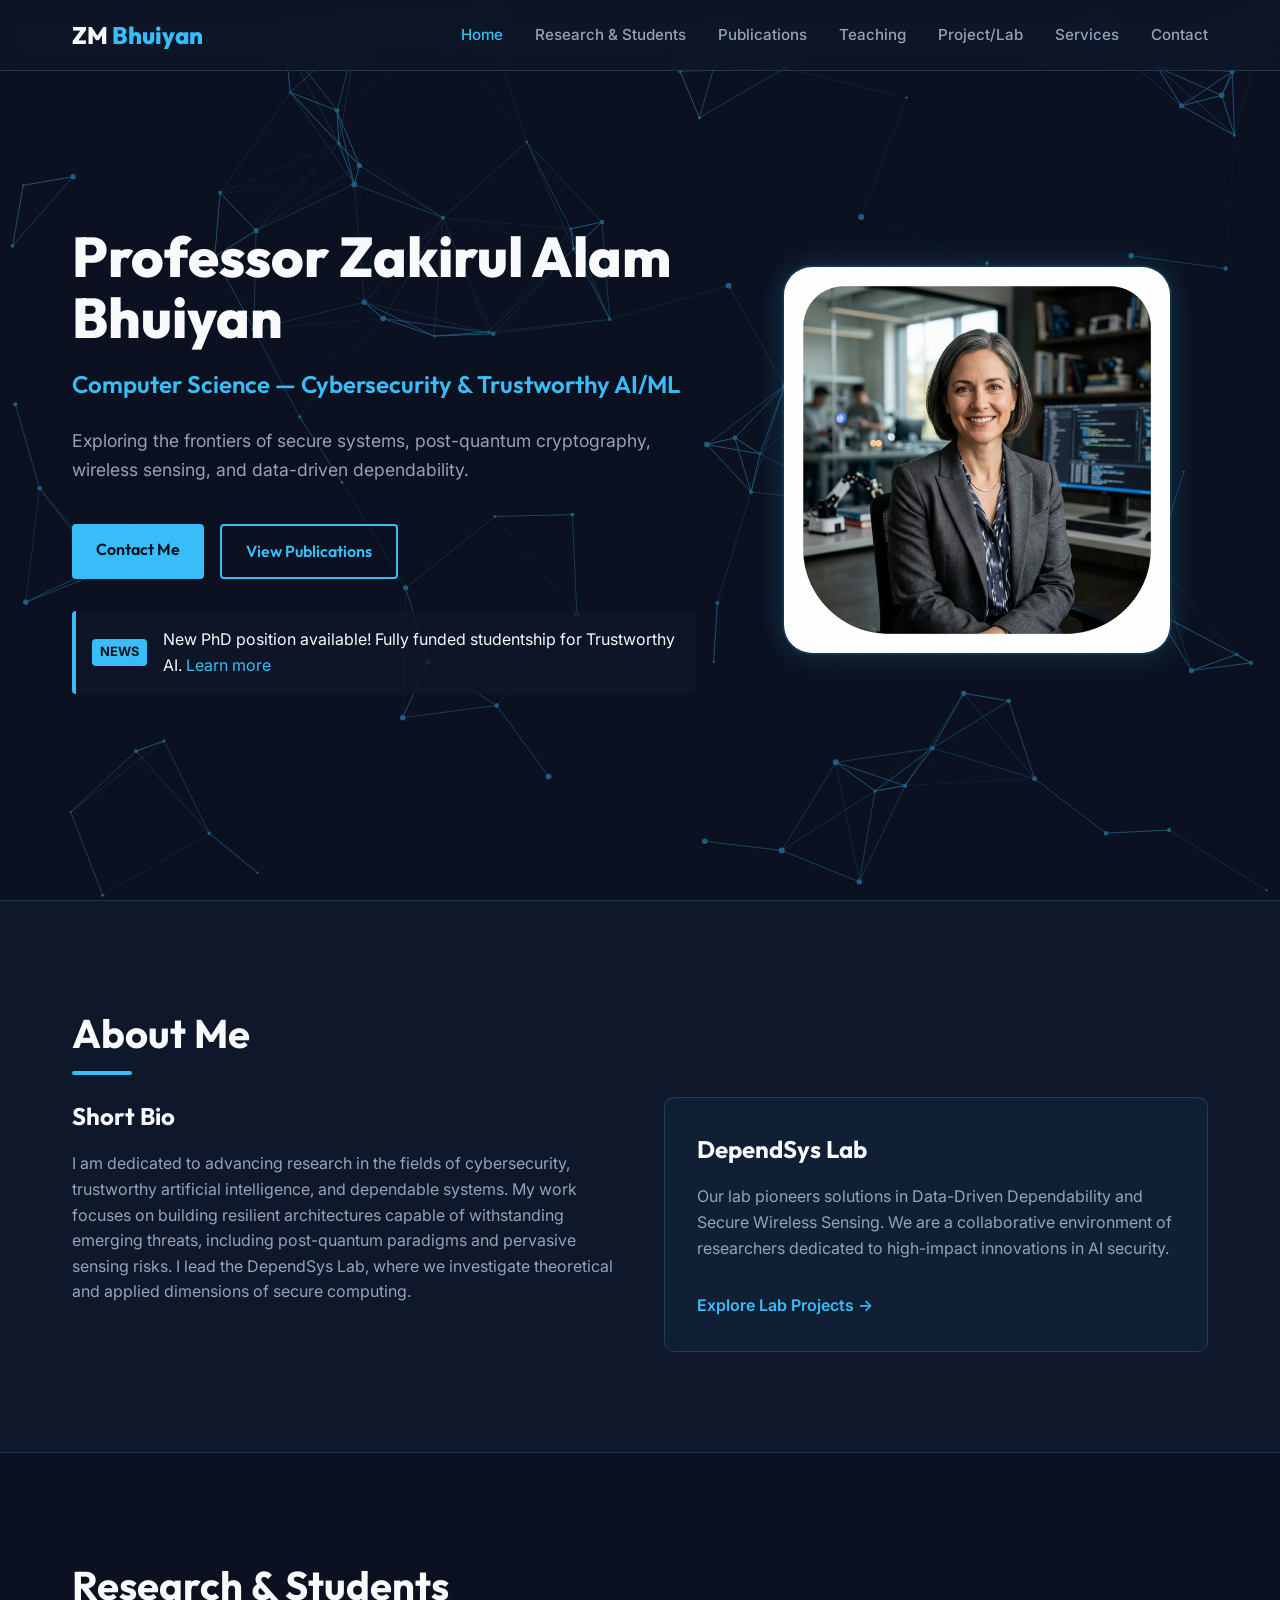
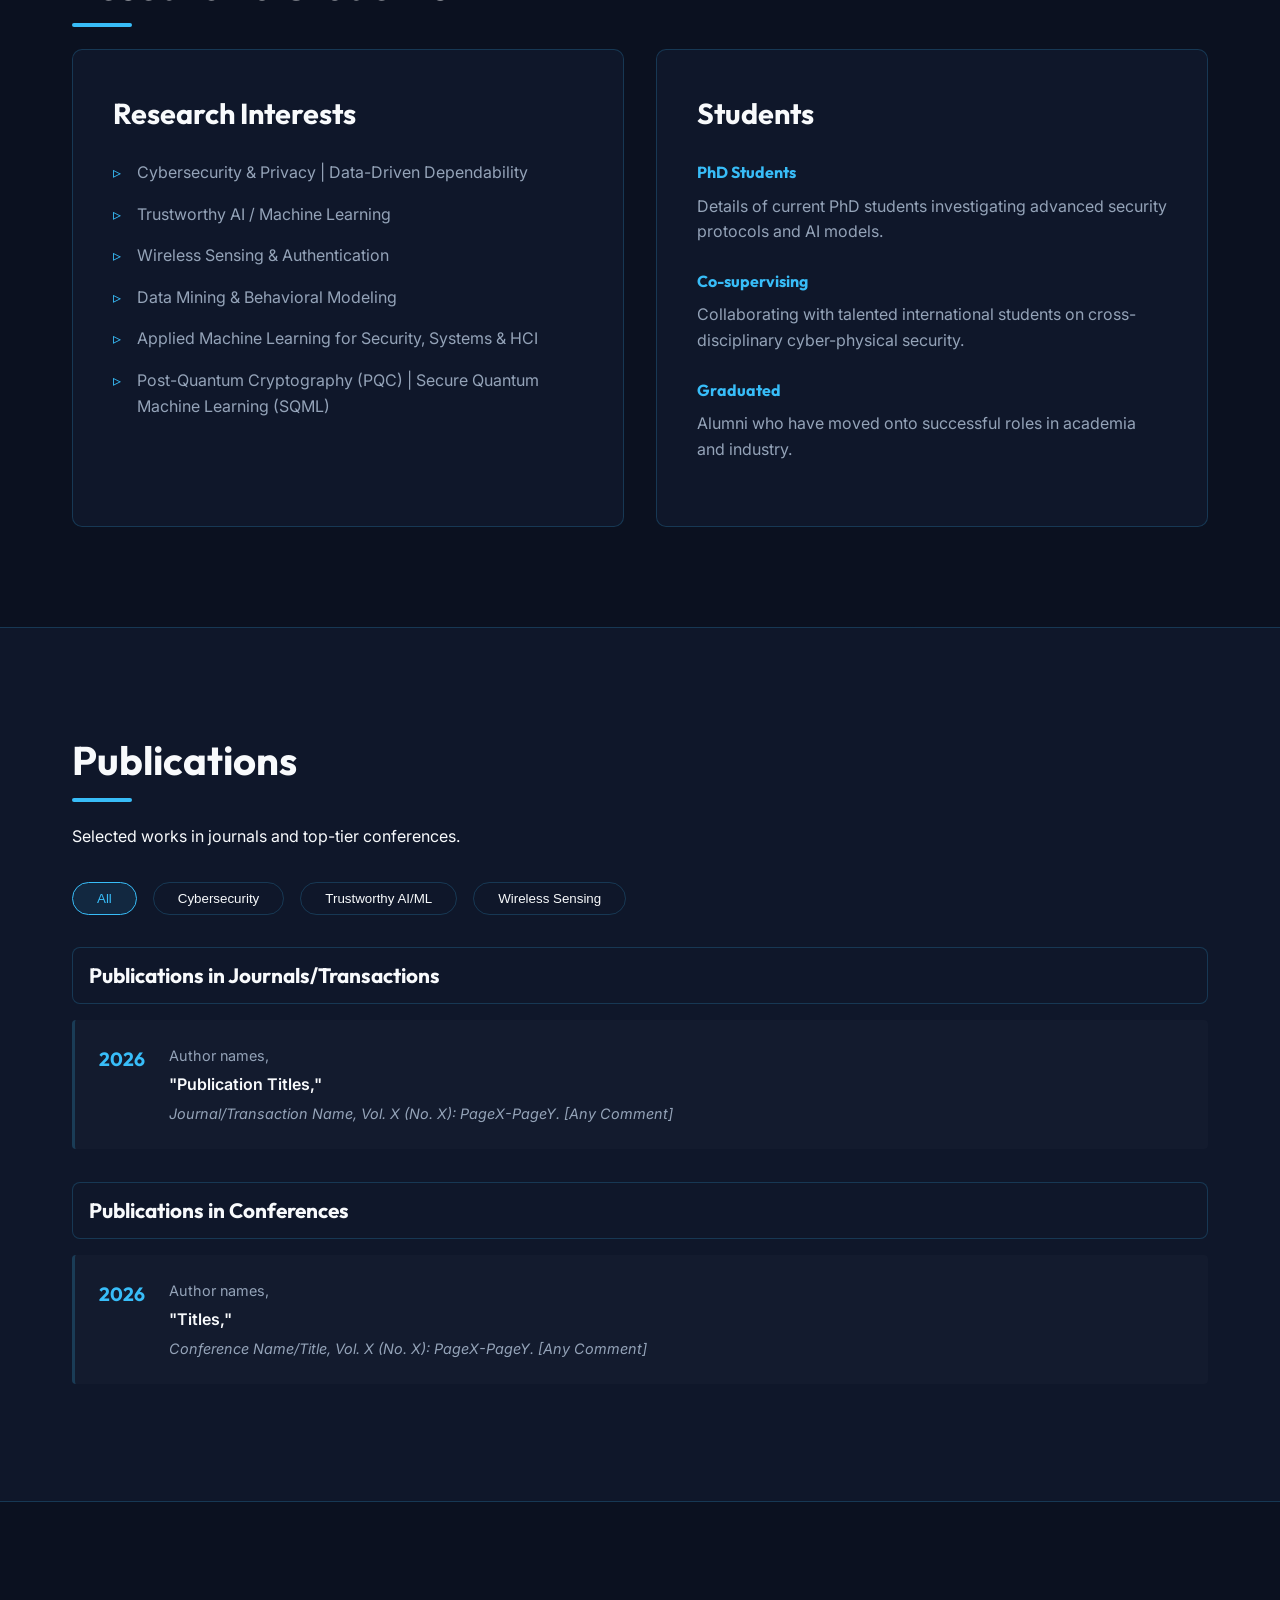
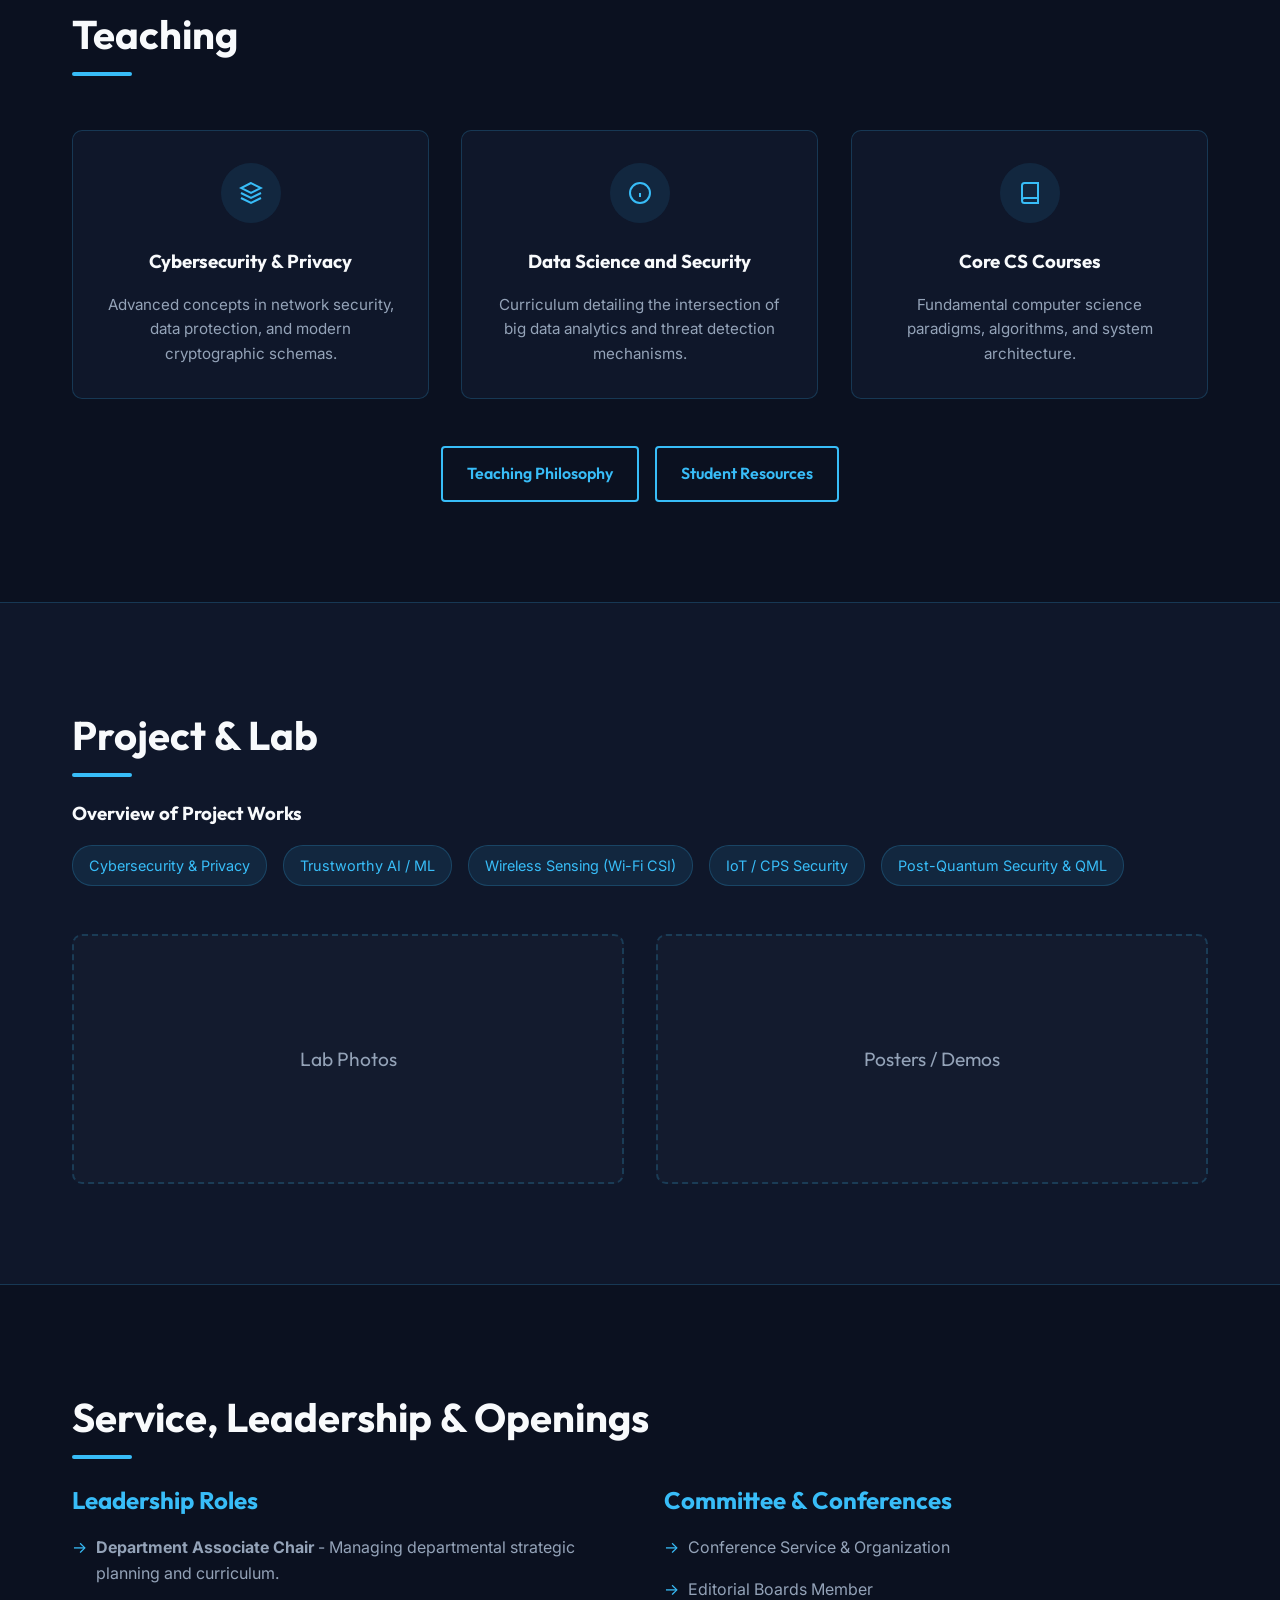
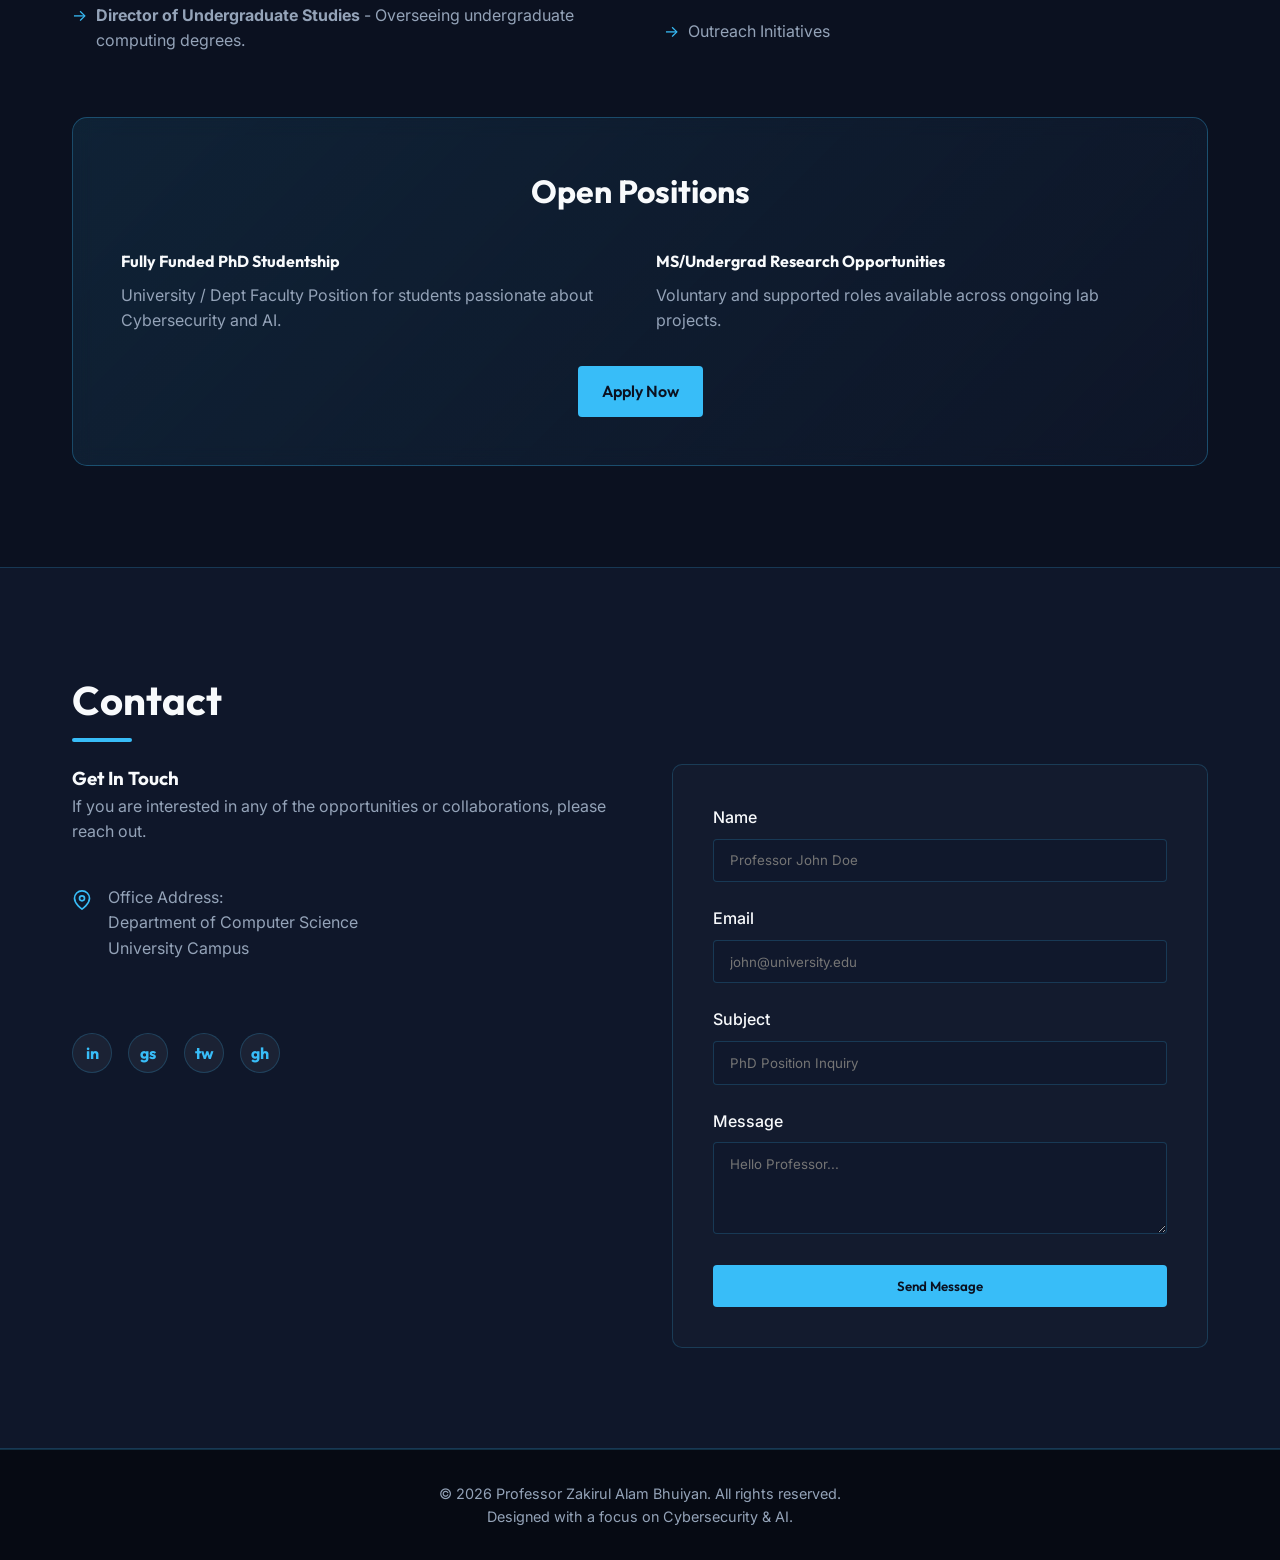
<file: index.html>
<!DOCTYPE html>
<html lang="en">

<head>
    <meta charset="UTF-8">
    <meta name="viewport" content="width=device-width, initial-scale=1.0">
    <title>Professor Zakirul Alam Bhuiyan - Trustworthy AI & Cybersecurity</title>
    <meta name="description"
        content="Academic website of Professor Zakirul Alam Bhuiyan. Computer Science — Cybersecurity, Trustworthy AI/ML, Wireless Sensing, and Secure Systems.">
    <link rel="preconnect" href="https://fonts.googleapis.com">
    <link rel="preconnect" href="https://fonts.gstatic.com" crossorigin>
    <link
        href="https://fonts.googleapis.com/css2?family=Inter:wght@300;400;500;600&family=Outfit:wght@400;600;700;800&display=swap"
        rel="stylesheet">
    <link rel="stylesheet" href="style.css">
</head>

<body>
    <!-- Abstract Canvas Background (Neural/Wireless design) -->
    <canvas id="bg-canvas"></canvas>

    <!-- Navigation -->
    <nav id="navbar">
        <div class="nav-container">
            <a href="#home" class="logo">ZM <span>Bhuiyan</span></a>
            <ul class="nav-links">
                <li><a href="#home" class="active">Home</a></li>
                <li><a href="#research">Research & Students</a></li>
                <li><a href="#publications">Publications</a></li>
                <li><a href="#teaching">Teaching</a></li>
                <li><a href="#projects">Project/Lab</a></li>
                <li><a href="#services">Services</a></li>
                <li><a href="#contact">Contact</a></li>
            </ul>
            <button class="mobile-menu-btn" aria-label="Toggle Menu">
                <span class="bar"></span>
                <span class="bar"></span>
                <span class="bar"></span>
            </button>
        </div>
    </nav>

    <!-- Hero Section -->
    <section id="home" class="hero">
        <div class="hero-content">
            <div class="hero-text">
                <h1 class="glitch" data-text="Professor Zakirul Alam Bhuiyan">Professor Zakirul Alam Bhuiyan</h1>
                <h2 class="tagline">Computer Science &mdash; Cybersecurity & Trustworthy AI/ML</h2>
                <p class="bio-summary">
                    Exploring the frontiers of secure systems, post-quantum cryptography, wireless sensing, and
                    data-driven dependability.
                </p>
                <div class="hero-buttons">
                    <a href="#contact" class="btn primary-btn">Contact Me</a>
                    <a href="#publications" class="btn secondary-btn">View Publications</a>
                </div>
                <div class="news-box">
                    <span class="news-badge">News</span>
                    <p>New PhD position available! Fully funded studentship for Trustworthy AI. <a
                            href="#services">Learn more</a></p>
                </div>
            </div>
            <div class="hero-image">
                <div class="img-wrapper">
                    <img src="prof_photo.png" alt="Professor Zakirul Alam Bhuiyan">
                </div>
            </div>
        </div>
    </section>

    <!-- About Section -->
    <section id="about" class="about section-alt">
        <div class="container">
            <h2 class="section-title">About Me</h2>
            <div class="about-grid">
                <div class="about-text">
                    <h3>Short Bio</h3>
                    <p>
                        I am dedicated to advancing research in the fields of cybersecurity, trustworthy artificial
                        intelligence, and dependable systems. My work focuses on building resilient architectures
                        capable of withstanding emerging threats, including post-quantum paradigms and pervasive sensing
                        risks. I lead the DependSys Lab, where we investigate theoretical and applied dimensions of
                        secure computing.
                    </p>
                </div>
                <div class="lab-highlight">
                    <h3>DependSys Lab</h3>
                    <p>
                        Our lab pioneers solutions in Data-Driven Dependability and Secure Wireless Sensing. We are a
                        collaborative environment of researchers dedicated to high-impact innovations in AI security.
                    </p>
                    <a href="#projects" class="inline-link">Explore Lab Projects &rarr;</a>
                </div>
            </div>
        </div>
    </section>

    <!-- Research & Students Section -->
    <section id="research" class="research container">
        <h2 class="section-title">Research & Students</h2>

        <div class="grid-layout">
            <div class="card research-interests">
                <h3>Research Interests</h3>
                <ul class="custom-list">
                    <li>Cybersecurity & Privacy | Data-Driven Dependability</li>
                    <li>Trustworthy AI / Machine Learning</li>
                    <li>Wireless Sensing & Authentication</li>
                    <li>Data Mining & Behavioral Modeling</li>
                    <li>Applied Machine Learning for Security, Systems & HCI</li>
                    <li>Post-Quantum Cryptography (PQC) | Secure Quantum Machine Learning (SQML)</li>
                </ul>
            </div>

            <div class="card students-card">
                <h3>Students</h3>
                <div class="student-category">
                    <h4>PhD Students</h4>
                    <p>Details of current PhD students investigating advanced security protocols and AI models.</p>
                </div>
                <div class="student-category">
                    <h4>Co-supervising</h4>
                    <p>Collaborating with talented international students on cross-disciplinary cyber-physical security.
                    </p>
                </div>
                <div class="student-category">
                    <h4>Graduated</h4>
                    <p>Alumni who have moved onto successful roles in academia and industry.</p>
                </div>
            </div>
        </div>
    </section>

    <!-- Publications Section -->
    <section id="publications" class="publications section-alt">
        <div class="container">
            <h2 class="section-title">Publications</h2>
            <p class="section-subtitle">Selected works in journals and top-tier conferences.</p>

            <div class="pub-topics">
                <div class="topic-tabs">
                    <button class="tab-btn active" data-target="all">All</button>
                    <button class="tab-btn" data-target="cyber">Cybersecurity</button>
                    <button class="tab-btn" data-target="ai">Trustworthy AI/ML</button>
                    <button class="tab-btn" data-target="wireless">Wireless Sensing</button>
                </div>

                <div class="pub-list">
                    <!-- Journals -->
                    <h4>Publications in Journals/Transactions</h4>
                    <div class="pub-item cyber">
                        <span class="pub-year">2026</span>
                        <div class="pub-details">
                            <p class="pub-authors">Author names,</p>
                            <p class="pub-title">"Publication Titles,"</p>
                            <p class="pub-venue">Journal/Transaction Name, Vol. X (No. X): PageX-PageY. [Any Comment]
                            </p>
                        </div>
                    </div>
                    <!-- Conferences -->
                    <h4>Publications in Conferences</h4>
                    <div class="pub-item ai">
                        <span class="pub-year">2026</span>
                        <div class="pub-details">
                            <p class="pub-authors">Author names,</p>
                            <p class="pub-title">"Titles,"</p>
                            <p class="pub-venue">Conference Name/Title, Vol. X (No. X): PageX-PageY. [Any Comment]</p>
                        </div>
                    </div>
                </div>
            </div>
        </div>
    </section>

    <!-- Teaching Section -->
    <section id="teaching" class="teaching container">
        <h2 class="section-title">Teaching</h2>
        <div class="teaching-grid">
            <div class="teaching-item">
                <div class="icon-box"><svg width="24" height="24" viewBox="0 0 24 24" fill="none" stroke="currentColor"
                        stroke-width="2">
                        <path d="M12 2L2 7l10 5 10-5-10-5zM2 17l10 5 10-5M2 12l10 5 10-5" />
                    </svg></div>
                <h3>Cybersecurity & Privacy</h3>
                <p>Advanced concepts in network security, data protection, and modern cryptographic schemas.</p>
            </div>
            <div class="teaching-item">
                <div class="icon-box"><svg width="24" height="24" viewBox="0 0 24 24" fill="none" stroke="currentColor"
                        stroke-width="2">
                        <circle cx="12" cy="12" r="10" />
                        <path d="M12 16v-4M12 8h.01" />
                    </svg></div>
                <h3>Data Science and Security</h3>
                <p>Curriculum detailing the intersection of big data analytics and threat detection mechanisms.</p>
            </div>
            <div class="teaching-item">
                <div class="icon-box"><svg width="24" height="24" viewBox="0 0 24 24" fill="none" stroke="currentColor"
                        stroke-width="2">
                        <path d="M4 19.5A2.5 2.5 0 0 1 6.5 17H20" />
                        <path d="M6.5 2H20v20H6.5A2.5 2.5 0 0 1 4 19.5v-15A2.5 2.5 0 0 1 6.5 2z" />
                    </svg></div>
                <h3>Core CS Courses</h3>
                <p>Fundamental computer science paradigms, algorithms, and system architecture.</p>
            </div>
        </div>
        <div class="teaching-resources">
            <a href="#" class="btn secondary-btn">Teaching Philosophy</a>
            <a href="#" class="btn secondary-btn">Student Resources</a>
        </div>
    </section>

    <!-- Project / Lab Section -->
    <section id="projects" class="projects section-alt">
        <div class="container">
            <h2 class="section-title">Project & Lab</h2>
            <div class="lab-overview">
                <h3>Overview of Project Works</h3>
                <ul class="custom-tag-list">
                    <li>Cybersecurity & Privacy</li>
                    <li>Trustworthy AI / ML</li>
                    <li>Wireless Sensing (Wi-Fi CSI)</li>
                    <li>IoT / CPS Security</li>
                    <li>Post-Quantum Security & QML</li>
                </ul>
            </div>
            <div class="lab-visuals">
                <div class="placeholder-box">
                    <span>Lab Photos</span>
                </div>
                <div class="placeholder-box">
                    <span>Posters / Demos</span>
                </div>
            </div>
        </div>
    </section>

    <!-- Service & Leadership Section -->
    <section id="services" class="services container">
        <h2 class="section-title">Service, Leadership & Openings</h2>
        <div class="services-wrapper">
            <div class="service-block">
                <h3>Leadership Roles</h3>
                <ul>
                    <li><strong>Department Associate Chair</strong> - Managing departmental strategic planning and
                        curriculum.</li>
                    <li><strong>Director of Undergraduate Studies</strong> - Overseeing undergraduate computing degrees.
                    </li>
                </ul>
            </div>
            <div class="service-block">
                <h3>Committee & Conferences</h3>
                <ul>
                    <li>Conference Service & Organization</li>
                    <li>Editorial Boards Member</li>
                    <li>Outreach Initiatives</li>
                </ul>
            </div>
        </div>

        <div class="openings-card hero-glass">
            <h3>Open Positions</h3>
            <div class="opening-items">
                <div class="opening">
                    <h4>Fully Funded PhD Studentship</h4>
                    <p>University / Dept Faculty Position for students passionate about Cybersecurity and AI.</p>
                </div>
                <div class="opening">
                    <h4>MS/Undergrad Research Opportunities</h4>
                    <p>Voluntary and supported roles available across ongoing lab projects.</p>
                </div>
            </div>
            <a href="#contact" class="btn primary-btn mt-4">Apply Now</a>
        </div>
    </section>

    <!-- Contact Section -->
    <section id="contact" class="contact section-alt">
        <div class="container">
            <h2 class="section-title">Contact</h2>
            <div class="contact-grid">
                <div class="contact-info">
                    <h3>Get In Touch</h3>
                    <p>If you are interested in any of the opportunities or collaborations, please reach out.</p>

                    <div class="office-address">
                        <svg width="20" height="20" viewBox="0 0 24 24" fill="none" stroke="currentColor"
                            stroke-width="2">
                            <path d="M21 10c0 7-9 13-9 13s-9-6-9-13a9 9 0 0 1 18 0z" />
                            <circle cx="12" cy="10" r="3" />
                        </svg>
                        <p>Office Address:<br>Department of Computer Science<br>University Campus</p>
                    </div>

                    <div class="social-links">
                        <a href="#" target="_blank" title="LinkedIn">in</a>
                        <a href="#" target="_blank" title="Google Scholar">gs</a>
                        <a href="#" target="_blank" title="Twitter">tw</a>
                        <a href="#" target="_blank" title="GitHub">gh</a>
                    </div>
                </div>

                <form class="contact-form" onsubmit="event.preventDefault()">
                    <div class="form-group">
                        <label for="name">Name</label>
                        <input type="text" id="name" required placeholder="Professor John Doe">
                    </div>
                    <div class="form-group">
                        <label for="email">Email</label>
                        <input type="email" id="email" required placeholder="john@university.edu">
                    </div>
                    <div class="form-group">
                        <label for="subject">Subject</label>
                        <input type="text" id="subject" required placeholder="PhD Position Inquiry">
                    </div>
                    <div class="form-group">
                        <label for="content">Message</label>
                        <textarea id="content" rows="4" required placeholder="Hello Professor..."></textarea>
                    </div>
                    <button type="submit" class="btn primary-btn submit-btn">Send Message</button>
                </form>
            </div>
        </div>
    </section>

    <footer>
        <div class="container footer-content">
            <p>&copy; 2026 Professor Zakirul Alam Bhuiyan. All rights reserved.</p>
            <p>Designed with a focus on Cybersecurity & AI.</p>
        </div>
    </footer>
    <script src="script.js"></script>
</body>

</html>
</file>
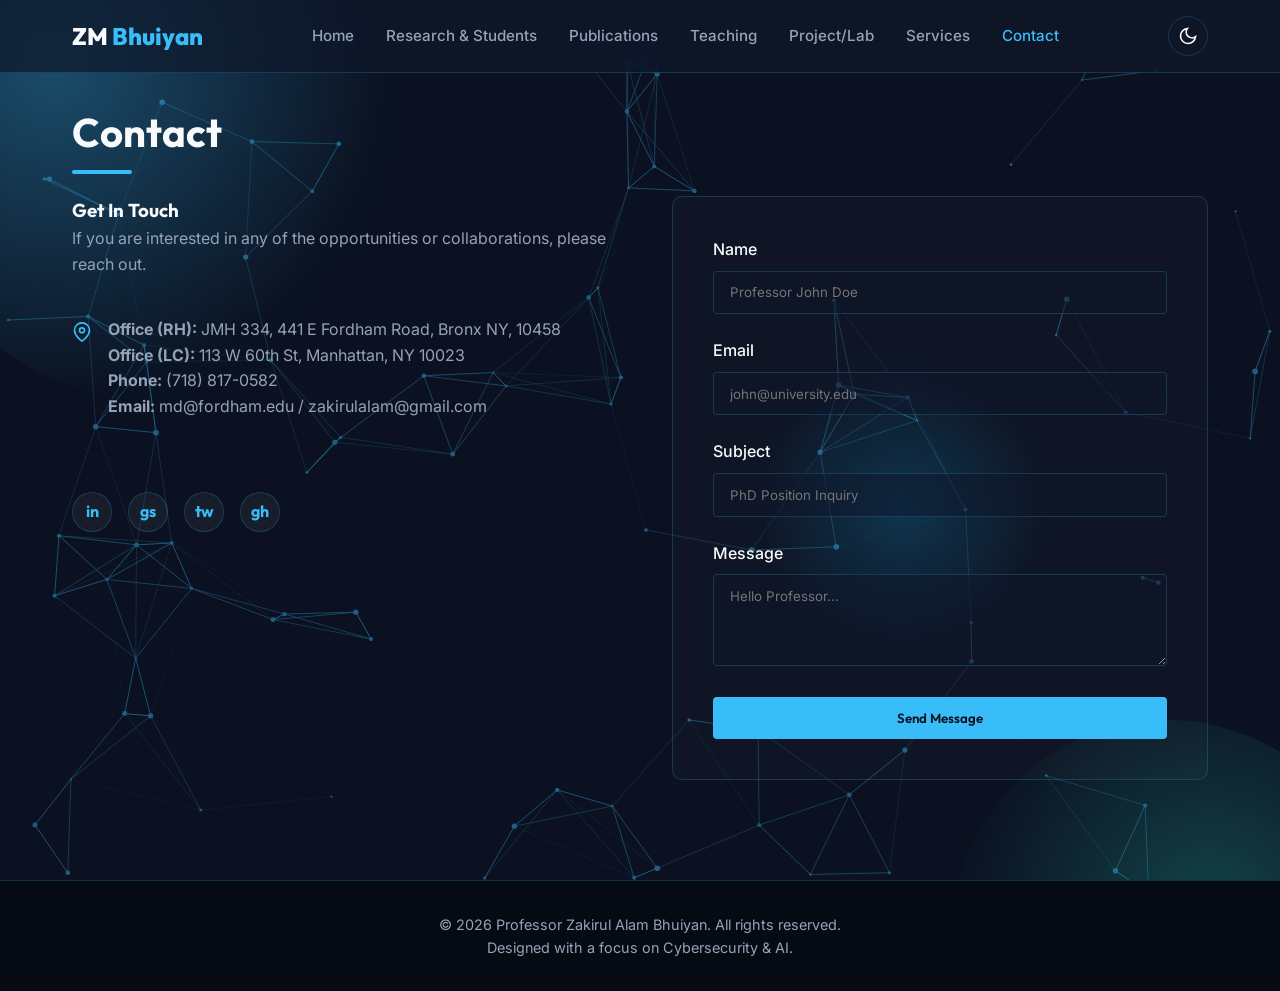
<file: contact.html>
<!DOCTYPE html>
<html lang="en">

<head>
    <meta charset="UTF-8">
    <meta name="viewport" content="width=device-width, initial-scale=1.0">
    <title>Professor Zakirul Alam Bhuiyan - Trustworthy AI & Cybersecurity</title>
    <meta name="description"
        content="Academic website of Professor Zakirul Alam Bhuiyan. Computer Science — Cybersecurity, Trustworthy AI/ML, Wireless Sensing, and Secure Systems.">
    <link rel="preconnect" href="https://fonts.googleapis.com">
    <link rel="preconnect" href="https://fonts.gstatic.com" crossorigin>
    <link
        href="https://fonts.googleapis.com/css2?family=Inter:wght@300;400;500;600&family=Outfit:wght@400;600;700;800&display=swap"
        rel="stylesheet">
    <link rel="stylesheet" href="style.css">
</head>

<body>
    <!-- Abstract Canvas Background (Neural/Wireless design) -->
    <canvas id="bg-canvas"></canvas>

    <!-- Navigation -->
    <nav id="navbar">
        <div class="nav-container">
            <a href="index.html" class="logo">ZM <span>Bhuiyan</span></a>
            <ul class="nav-links">
                <li><a href="index.html" >Home</a></li>
                <li><a href="research.html">Research & Students</a></li>
                <li><a href="publications.html">Publications</a></li>
                <li><a href="teaching.html">Teaching</a></li>
                <li><a href="projects.html">Project/Lab</a></li>
                <li><a href="services.html">Services</a></li>
                <li><a href="contact.html" class="active">Contact</a></li>
            </ul>
            <div class="nav-controls">
                <button class="theme-toggle" aria-label="Toggle Theme">
                    <svg class="sun-icon" viewBox="0 0 24 24" fill="none" stroke="currentColor" stroke-width="2"><circle cx="12" cy="12" r="5"/><path d="M12 1v2M12 21v2M4.22 4.22l1.42 1.42M18.36 18.36l1.42 1.42M1 12h2M21 12h2M4.22 19.78l1.42-1.42M18.36 5.64l1.42-1.42"/></svg>
                    <svg class="moon-icon" viewBox="0 0 24 24" fill="none" stroke="currentColor" stroke-width="2"><path d="M21 12.79A9 9 0 1 1 11.21 3 7 7 0 0 0 21 12.79z"/></svg>
                </button>
                <button class="mobile-menu-btn" aria-label="Toggle Menu">
                    <span class="bar"></span>
                    <span class="bar"></span>
                    <span class="bar"></span>
                </button>
            </div>
        </div>
    </nav>

    <!-- Hero Section -->
    <section id="contact" class="contact">
        <div class="container">
            <h2 class="section-title">Contact</h2>
            <div class="contact-grid">
                <div class="contact-info slide-right">
                    <h3>Get In Touch</h3>
                    <p>If you are interested in any of the opportunities or collaborations, please reach out.</p>

                    <div class="office-address">
                        <svg width="20" height="20" viewBox="0 0 24 24" fill="none" stroke="currentColor"
                            stroke-width="2">
                            <path d="M21 10c0 7-9 13-9 13s-9-6-9-13a9 9 0 0 1 18 0z" />
                            <circle cx="12" cy="10" r="3" />
                        </svg>
                        <p><strong>Office (RH):</strong> JMH 334, 441 E Fordham Road, Bronx NY, 10458<br>
                           <strong>Office (LC):</strong> 113 W 60th St, Manhattan, NY 10023<br>
                           <strong>Phone:</strong> (718) 817-0582<br>
                           <strong>Email:</strong> md@fordham.edu / zakirulalam@gmail.com</p>
                    </div>

                    <div class="social-links">
                        <a href="#" target="_blank" title="LinkedIn">in</a>
                        <a href="#" target="_blank" title="Google Scholar">gs</a>
                        <a href="#" target="_blank" title="Twitter">tw</a>
                        <a href="#" target="_blank" title="GitHub">gh</a>
                    </div>
                </div>

                <form class="contact-form slide-left" onsubmit="event.preventDefault()">
                    <div class="form-group">
                        <label for="name">Name</label>
                        <input type="text" id="name" required placeholder="Professor John Doe">
                    </div>
                    <div class="form-group">
                        <label for="email">Email</label>
                        <input type="email" id="email" required placeholder="john@university.edu">
                    </div>
                    <div class="form-group">
                        <label for="subject">Subject</label>
                        <input type="text" id="subject" required placeholder="PhD Position Inquiry">
                    </div>
                    <div class="form-group">
                        <label for="content">Message</label>
                        <textarea id="content" rows="4" required placeholder="Hello Professor..."></textarea>
                    </div>
                    <button type="submit" class="btn primary-btn submit-btn">Send Message</button>
                </form>
            </div>
        </div>
    </section>

    <footer>
        <div class="container footer-content">
            <p>&copy; 2026 Professor Zakirul Alam Bhuiyan. All rights reserved.</p>
            <p>Designed with a focus on Cybersecurity & AI.</p>
        </div>
    </footer>
    <script src="script.js"></script>
</body>

</html>
</file>
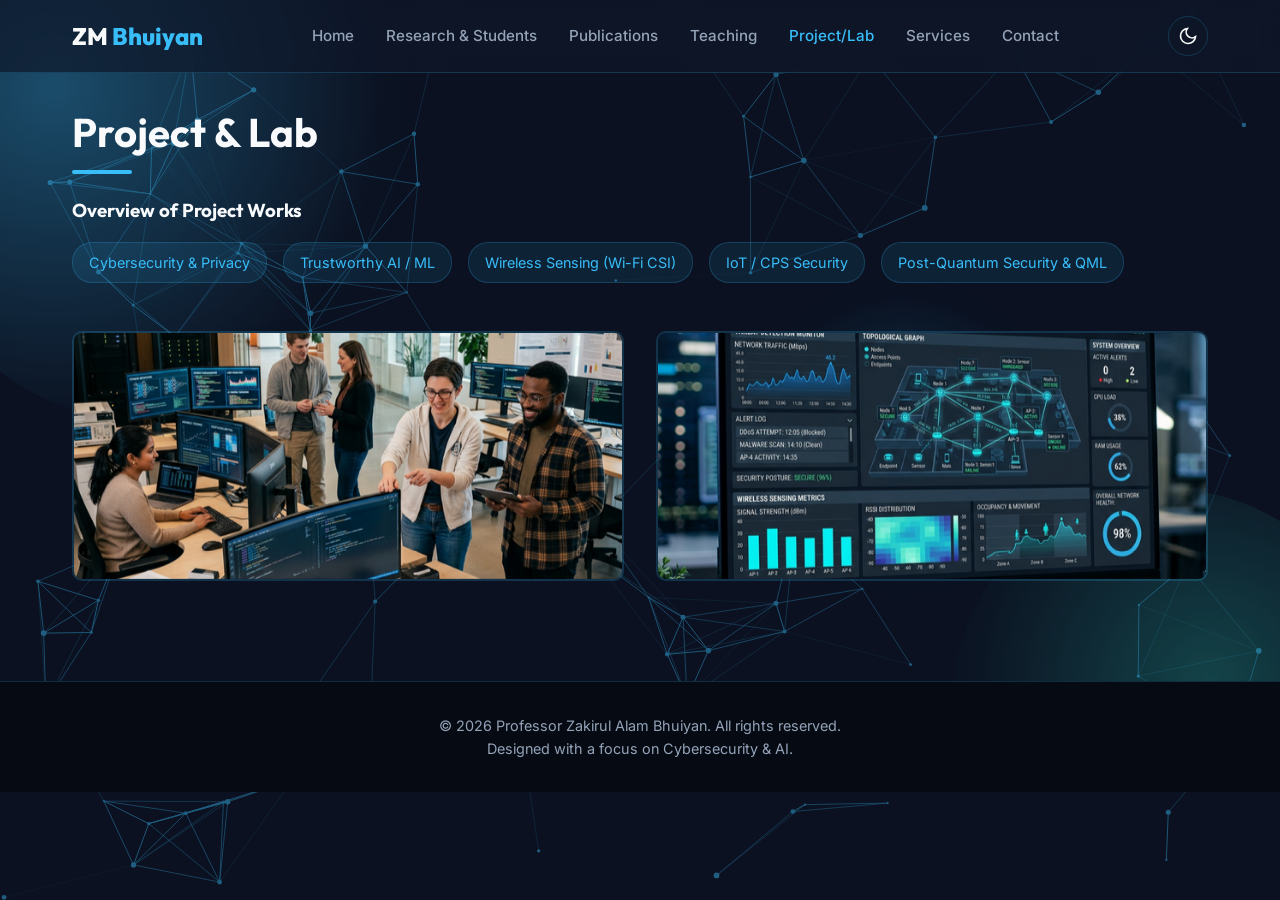
<file: projects.html>
<!DOCTYPE html>
<html lang="en">

<head>
    <meta charset="UTF-8">
    <meta name="viewport" content="width=device-width, initial-scale=1.0">
    <title>Professor Zakirul Alam Bhuiyan - Trustworthy AI & Cybersecurity</title>
    <meta name="description"
        content="Academic website of Professor Zakirul Alam Bhuiyan. Computer Science — Cybersecurity, Trustworthy AI/ML, Wireless Sensing, and Secure Systems.">
    <link rel="preconnect" href="https://fonts.googleapis.com">
    <link rel="preconnect" href="https://fonts.gstatic.com" crossorigin>
    <link
        href="https://fonts.googleapis.com/css2?family=Inter:wght@300;400;500;600&family=Outfit:wght@400;600;700;800&display=swap"
        rel="stylesheet">
    <link rel="stylesheet" href="style.css">
</head>

<body>
    <!-- Abstract Canvas Background (Neural/Wireless design) -->
    <canvas id="bg-canvas"></canvas>

    <!-- Navigation -->
    <nav id="navbar">
        <div class="nav-container">
            <a href="index.html" class="logo">ZM <span>Bhuiyan</span></a>
            <ul class="nav-links">
                <li><a href="index.html" >Home</a></li>
                <li><a href="research.html">Research & Students</a></li>
                <li><a href="publications.html">Publications</a></li>
                <li><a href="teaching.html">Teaching</a></li>
                <li><a href="projects.html" class="active">Project/Lab</a></li>
                <li><a href="services.html">Services</a></li>
                <li><a href="contact.html">Contact</a></li>
            </ul>
            <div class="nav-controls">
                <button class="theme-toggle" aria-label="Toggle Theme">
                    <svg class="sun-icon" viewBox="0 0 24 24" fill="none" stroke="currentColor" stroke-width="2"><circle cx="12" cy="12" r="5"/><path d="M12 1v2M12 21v2M4.22 4.22l1.42 1.42M18.36 18.36l1.42 1.42M1 12h2M21 12h2M4.22 19.78l1.42-1.42M18.36 5.64l1.42-1.42"/></svg>
                    <svg class="moon-icon" viewBox="0 0 24 24" fill="none" stroke="currentColor" stroke-width="2"><path d="M21 12.79A9 9 0 1 1 11.21 3 7 7 0 0 0 21 12.79z"/></svg>
                </button>
                <button class="mobile-menu-btn" aria-label="Toggle Menu">
                    <span class="bar"></span>
                    <span class="bar"></span>
                    <span class="bar"></span>
                </button>
            </div>
        </div>
    </nav>

    <!-- Hero Section -->
    <section id="projects" class="projects">
        <div class="container">
            <h2 class="section-title">Project & Lab</h2>
            <div class="lab-overview slide-right">
                <h3>Overview of Project Works</h3>
                <ul class="custom-tag-list">
                    <li>Cybersecurity & Privacy</li>
                    <li>Trustworthy AI / ML</li>
                    <li>Wireless Sensing (Wi-Fi CSI)</li>
                    <li>IoT / CPS Security</li>
                    <li>Post-Quantum Security & QML</li>
                </ul>
            </div>
            <div class="lab-visuals slide-left">
                <div style="border-radius:10px; overflow:hidden; border:2px solid var(--border-color); height:250px;">
                    <img src="lab_photo.png" alt="Lab Photos" style="width:100%; height:100%; object-fit:cover; transition:transform 0.5s;">
                </div>
                <div style="border-radius:10px; overflow:hidden; border:2px solid var(--border-color); height:250px;">
                    <img src="project_demo.png" alt="Posters/Demos" style="width:100%; height:100%; object-fit:cover; transition:transform 0.5s;">
                </div>
            </div>
        </div>
    </section>

    <footer>
        <div class="container footer-content">
            <p>&copy; 2026 Professor Zakirul Alam Bhuiyan. All rights reserved.</p>
            <p>Designed with a focus on Cybersecurity & AI.</p>
        </div>
    </footer>
    <script src="script.js"></script>
</body>

</html>
</file>
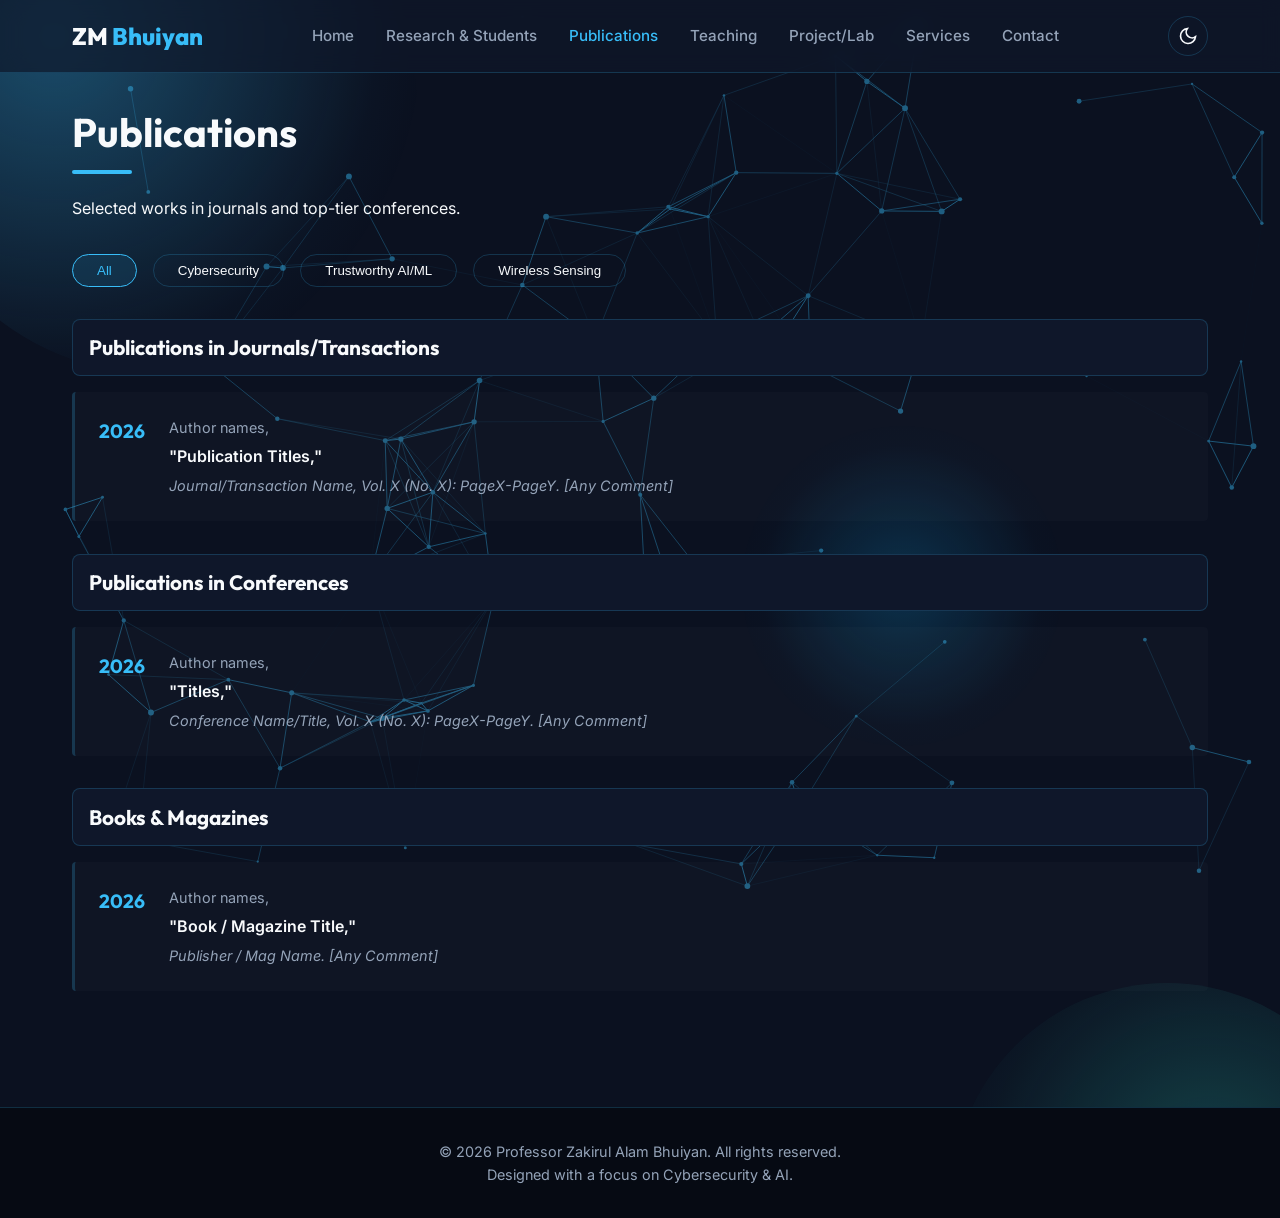
<file: publications.html>
<!DOCTYPE html>
<html lang="en">

<head>
    <meta charset="UTF-8">
    <meta name="viewport" content="width=device-width, initial-scale=1.0">
    <title>Professor Zakirul Alam Bhuiyan - Trustworthy AI & Cybersecurity</title>
    <meta name="description"
        content="Academic website of Professor Zakirul Alam Bhuiyan. Computer Science — Cybersecurity, Trustworthy AI/ML, Wireless Sensing, and Secure Systems.">
    <link rel="preconnect" href="https://fonts.googleapis.com">
    <link rel="preconnect" href="https://fonts.gstatic.com" crossorigin>
    <link
        href="https://fonts.googleapis.com/css2?family=Inter:wght@300;400;500;600&family=Outfit:wght@400;600;700;800&display=swap"
        rel="stylesheet">
    <link rel="stylesheet" href="style.css">
</head>

<body>
    <!-- Abstract Canvas Background (Neural/Wireless design) -->
    <canvas id="bg-canvas"></canvas>

    <!-- Navigation -->
    <nav id="navbar">
        <div class="nav-container">
            <a href="index.html" class="logo">ZM <span>Bhuiyan</span></a>
            <ul class="nav-links">
                <li><a href="index.html" >Home</a></li>
                <li><a href="research.html">Research & Students</a></li>
                <li><a href="publications.html" class="active">Publications</a></li>
                <li><a href="teaching.html">Teaching</a></li>
                <li><a href="projects.html">Project/Lab</a></li>
                <li><a href="services.html">Services</a></li>
                <li><a href="contact.html">Contact</a></li>
            </ul>
            <div class="nav-controls">
                <button class="theme-toggle" aria-label="Toggle Theme">
                    <svg class="sun-icon" viewBox="0 0 24 24" fill="none" stroke="currentColor" stroke-width="2"><circle cx="12" cy="12" r="5"/><path d="M12 1v2M12 21v2M4.22 4.22l1.42 1.42M18.36 18.36l1.42 1.42M1 12h2M21 12h2M4.22 19.78l1.42-1.42M18.36 5.64l1.42-1.42"/></svg>
                    <svg class="moon-icon" viewBox="0 0 24 24" fill="none" stroke="currentColor" stroke-width="2"><path d="M21 12.79A9 9 0 1 1 11.21 3 7 7 0 0 0 21 12.79z"/></svg>
                </button>
                <button class="mobile-menu-btn" aria-label="Toggle Menu">
                    <span class="bar"></span>
                    <span class="bar"></span>
                    <span class="bar"></span>
                </button>
            </div>
        </div>
    </nav>

    <!-- Hero Section -->
    <section id="publications" class="publications">
        <div class="container">
            <h2 class="section-title slide-up">Publications</h2>
            <p class="section-subtitle slide-up">Selected works in journals and top-tier conferences.</p>

            <div class="pub-topics slide-up">
                <div class="topic-tabs slide-up">
                    <button class="tab-btn active" data-target="all">All</button>
                    <button class="tab-btn" data-target="cyber">Cybersecurity</button>
                    <button class="tab-btn" data-target="ai">Trustworthy AI/ML</button>
                    <button class="tab-btn" data-target="wireless">Wireless Sensing</button>
                </div>

                <div class="pub-list">
                    <!-- Journals -->
                    <h4 class="slide-up">Publications in Journals/Transactions</h4>
                    <div class="pub-item cyber slide-up">
                        <span class="pub-year">2026</span>
                        <div class="pub-details">
                            <p class="pub-authors">Author names,</p>
                            <p class="pub-title">"Publication Titles,"</p>
                            <p class="pub-venue">Journal/Transaction Name, Vol. X (No. X): PageX-PageY. [Any Comment]
                            </p>
                        </div>
                    </div>
                    <!-- Conferences -->
                    <h4 class="slide-up">Publications in Conferences</h4>
                    <div class="pub-item ai slide-up">
                        <span class="pub-year">2026</span>
                        <div class="pub-details">
                            <p class="pub-authors">Author names,</p>
                            <p class="pub-title">"Titles,"</p>
                            <p class="pub-venue">Conference Name/Title, Vol. X (No. X): PageX-PageY. [Any Comment]</p>
                        </div>
                    </div>
                    <!-- Books & Magazines -->
                    <h4 class="slide-up">Books & Magazines</h4>
                    <div class="pub-item cyber slide-up">
                        <span class="pub-year">2026</span>
                        <div class="pub-details">
                            <p class="pub-authors">Author names,</p>
                            <p class="pub-title">"Book / Magazine Title,"</p>
                            <p class="pub-venue">Publisher / Mag Name. [Any Comment]</p>
                        </div>
                    </div>
                </div>
            </div>
        </div>
    </section>

    <footer>
        <div class="container footer-content">
            <p>&copy; 2026 Professor Zakirul Alam Bhuiyan. All rights reserved.</p>
            <p>Designed with a focus on Cybersecurity & AI.</p>
        </div>
    </footer>
    <script src="script.js"></script>
</body>

</html>
</file>
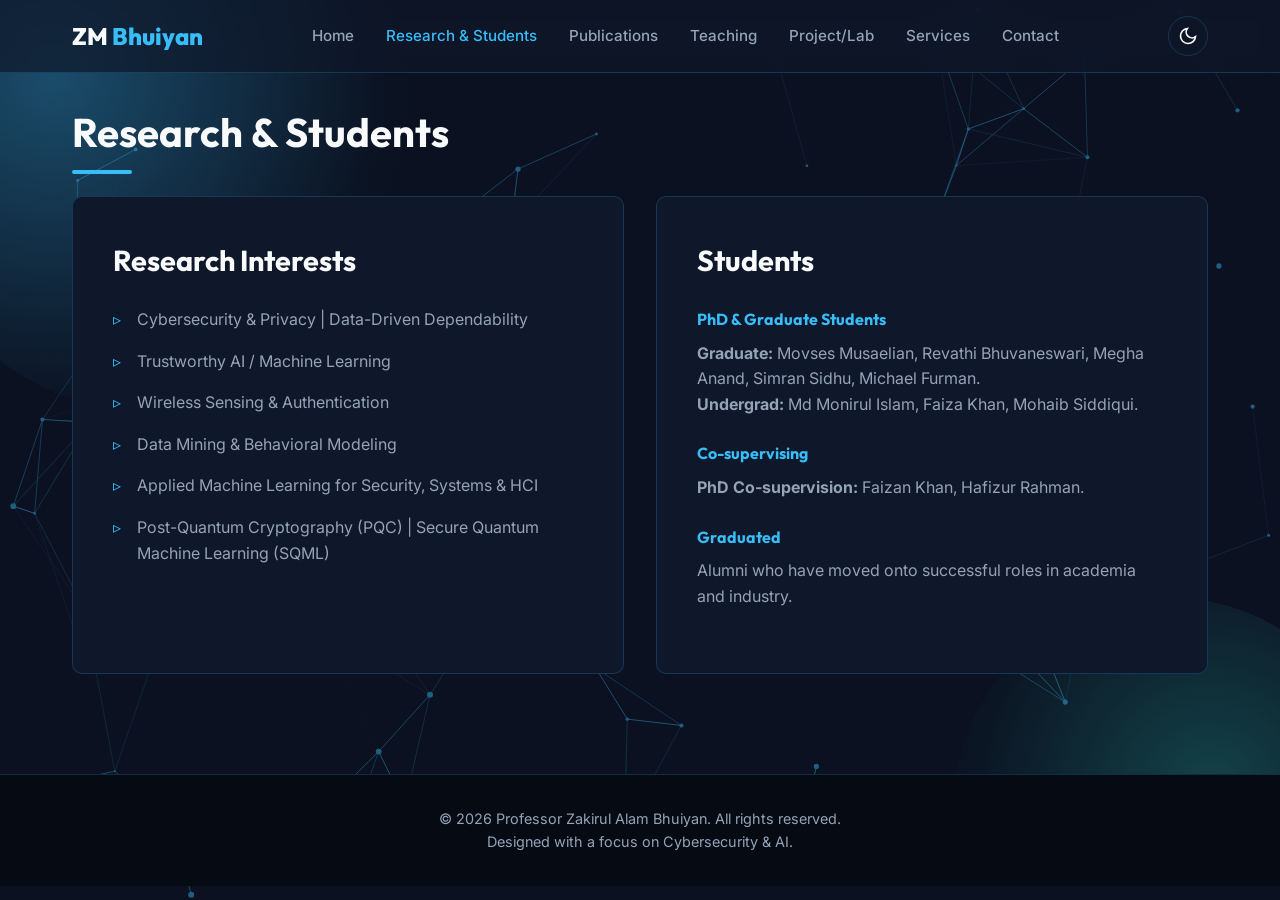
<file: research.html>
<!DOCTYPE html>
<html lang="en">

<head>
    <meta charset="UTF-8">
    <meta name="viewport" content="width=device-width, initial-scale=1.0">
    <title>Professor Zakirul Alam Bhuiyan - Trustworthy AI & Cybersecurity</title>
    <meta name="description"
        content="Academic website of Professor Zakirul Alam Bhuiyan. Computer Science — Cybersecurity, Trustworthy AI/ML, Wireless Sensing, and Secure Systems.">
    <link rel="preconnect" href="https://fonts.googleapis.com">
    <link rel="preconnect" href="https://fonts.gstatic.com" crossorigin>
    <link
        href="https://fonts.googleapis.com/css2?family=Inter:wght@300;400;500;600&family=Outfit:wght@400;600;700;800&display=swap"
        rel="stylesheet">
    <link rel="stylesheet" href="style.css">
</head>

<body>
    <!-- Abstract Canvas Background (Neural/Wireless design) -->
    <canvas id="bg-canvas"></canvas>

    <!-- Navigation -->
    <nav id="navbar">
        <div class="nav-container">
            <a href="index.html" class="logo">ZM <span>Bhuiyan</span></a>
            <ul class="nav-links">
                <li><a href="index.html" >Home</a></li>
                <li><a href="research.html" class="active">Research & Students</a></li>
                <li><a href="publications.html">Publications</a></li>
                <li><a href="teaching.html">Teaching</a></li>
                <li><a href="projects.html">Project/Lab</a></li>
                <li><a href="services.html">Services</a></li>
                <li><a href="contact.html">Contact</a></li>
            </ul>
            <div class="nav-controls">
                <button class="theme-toggle" aria-label="Toggle Theme">
                    <svg class="sun-icon" viewBox="0 0 24 24" fill="none" stroke="currentColor" stroke-width="2"><circle cx="12" cy="12" r="5"/><path d="M12 1v2M12 21v2M4.22 4.22l1.42 1.42M18.36 18.36l1.42 1.42M1 12h2M21 12h2M4.22 19.78l1.42-1.42M18.36 5.64l1.42-1.42"/></svg>
                    <svg class="moon-icon" viewBox="0 0 24 24" fill="none" stroke="currentColor" stroke-width="2"><path d="M21 12.79A9 9 0 1 1 11.21 3 7 7 0 0 0 21 12.79z"/></svg>
                </button>
                <button class="mobile-menu-btn" aria-label="Toggle Menu">
                    <span class="bar"></span>
                    <span class="bar"></span>
                    <span class="bar"></span>
                </button>
            </div>
        </div>
    </nav>

    <!-- Hero Section -->
    <section id="research" class="research container">
        <h2 class="section-title">Research & Students</h2>

        <div class="grid-layout">
            <div class="card research-interests slide-up">
                <h3>Research Interests</h3>
                <ul class="custom-list">
                    <li>Cybersecurity & Privacy | Data-Driven Dependability</li>
                    <li>Trustworthy AI / Machine Learning</li>
                    <li>Wireless Sensing & Authentication</li>
                    <li>Data Mining & Behavioral Modeling</li>
                    <li>Applied Machine Learning for Security, Systems & HCI</li>
                    <li>Post-Quantum Cryptography (PQC) | Secure Quantum Machine Learning (SQML)</li>
                </ul>
            </div>

            <div class="card students-card slide-up">
                <h3>Students</h3>
                <div class="student-category">
                    <h4>PhD & Graduate Students</h4>
                    <p><strong>Graduate:</strong> Movses Musaelian, Revathi Bhuvaneswari, Megha Anand, Simran Sidhu, Michael Furman.</p>
                    <p><strong>Undergrad:</strong> Md Monirul Islam, Faiza Khan, Mohaib Siddiqui.</p>
                </div>
                <div class="student-category">
                    <h4>Co-supervising</h4>
                    <p><strong>PhD Co-supervision:</strong> Faizan Khan, Hafizur Rahman.</p>
                </div>
                <div class="student-category">
                    <h4>Graduated</h4>
                    <p>Alumni who have moved onto successful roles in academia and industry.</p>
                </div>
            </div>
        </div>
    </section>

    <footer>
        <div class="container footer-content">
            <p>&copy; 2026 Professor Zakirul Alam Bhuiyan. All rights reserved.</p>
            <p>Designed with a focus on Cybersecurity & AI.</p>
        </div>
    </footer>
    <script src="script.js"></script>
</body>

</html>
</file>
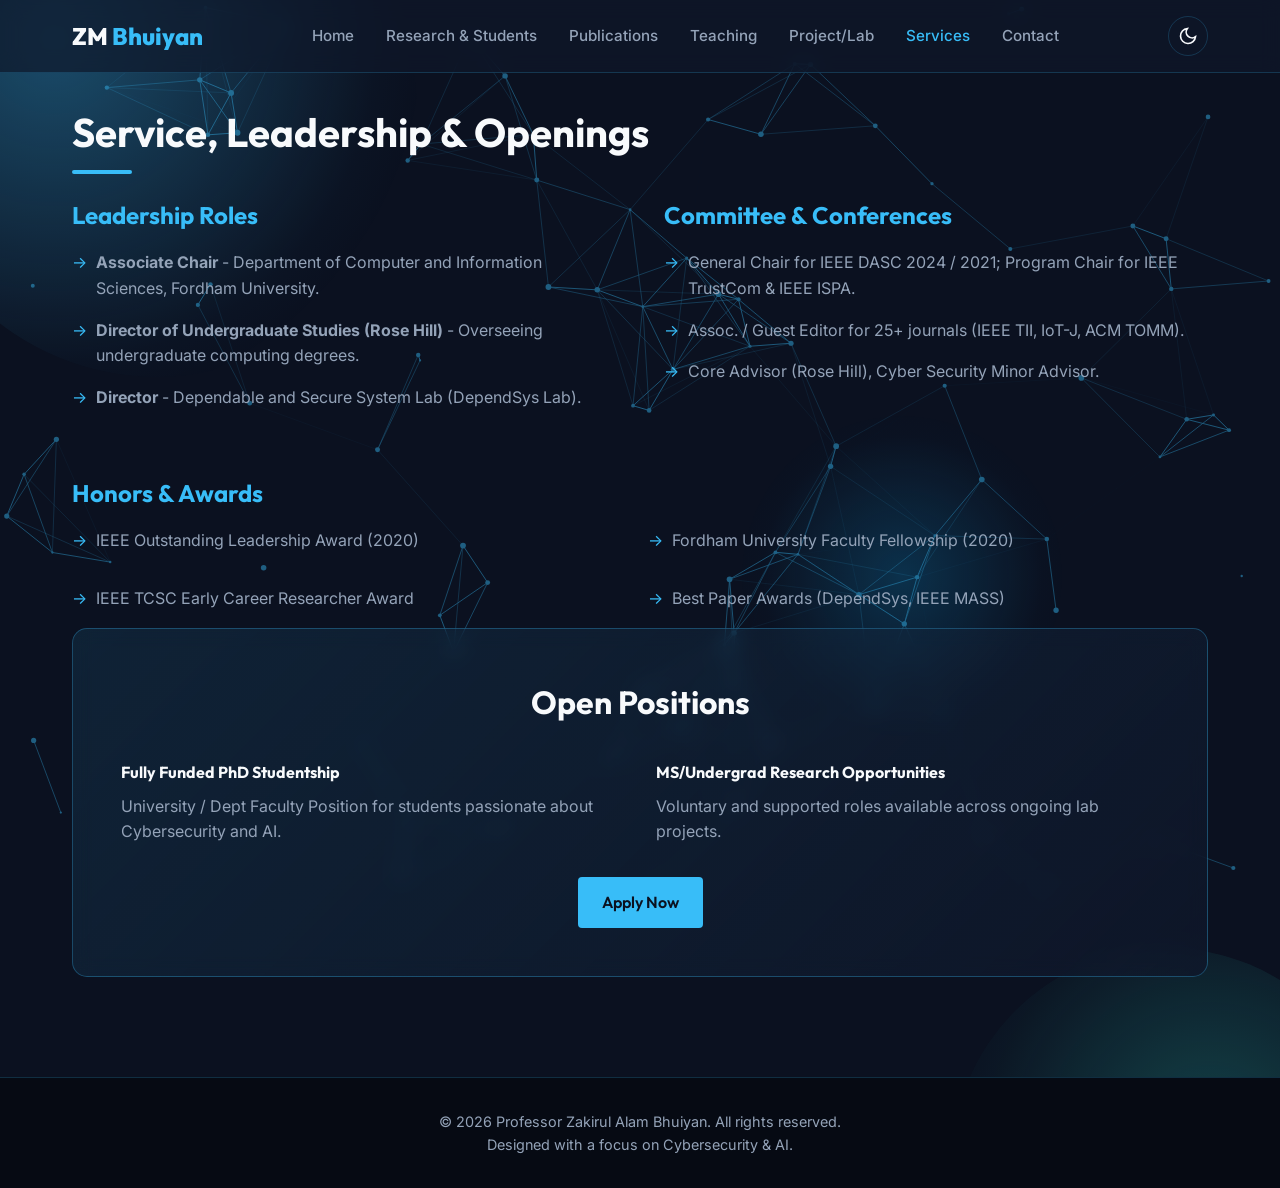
<file: services.html>
<!DOCTYPE html>
<html lang="en">

<head>
    <meta charset="UTF-8">
    <meta name="viewport" content="width=device-width, initial-scale=1.0">
    <title>Professor Zakirul Alam Bhuiyan - Trustworthy AI & Cybersecurity</title>
    <meta name="description"
        content="Academic website of Professor Zakirul Alam Bhuiyan. Computer Science — Cybersecurity, Trustworthy AI/ML, Wireless Sensing, and Secure Systems.">
    <link rel="preconnect" href="https://fonts.googleapis.com">
    <link rel="preconnect" href="https://fonts.gstatic.com" crossorigin>
    <link
        href="https://fonts.googleapis.com/css2?family=Inter:wght@300;400;500;600&family=Outfit:wght@400;600;700;800&display=swap"
        rel="stylesheet">
    <link rel="stylesheet" href="style.css">
</head>

<body>
    <!-- Abstract Canvas Background (Neural/Wireless design) -->
    <canvas id="bg-canvas"></canvas>

    <!-- Navigation -->
    <nav id="navbar">
        <div class="nav-container">
            <a href="index.html" class="logo">ZM <span>Bhuiyan</span></a>
            <ul class="nav-links">
                <li><a href="index.html" >Home</a></li>
                <li><a href="research.html">Research & Students</a></li>
                <li><a href="publications.html">Publications</a></li>
                <li><a href="teaching.html">Teaching</a></li>
                <li><a href="projects.html">Project/Lab</a></li>
                <li><a href="services.html" class="active">Services</a></li>
                <li><a href="contact.html">Contact</a></li>
            </ul>
            <div class="nav-controls">
                <button class="theme-toggle" aria-label="Toggle Theme">
                    <svg class="sun-icon" viewBox="0 0 24 24" fill="none" stroke="currentColor" stroke-width="2"><circle cx="12" cy="12" r="5"/><path d="M12 1v2M12 21v2M4.22 4.22l1.42 1.42M18.36 18.36l1.42 1.42M1 12h2M21 12h2M4.22 19.78l1.42-1.42M18.36 5.64l1.42-1.42"/></svg>
                    <svg class="moon-icon" viewBox="0 0 24 24" fill="none" stroke="currentColor" stroke-width="2"><path d="M21 12.79A9 9 0 1 1 11.21 3 7 7 0 0 0 21 12.79z"/></svg>
                </button>
                <button class="mobile-menu-btn" aria-label="Toggle Menu">
                    <span class="bar"></span>
                    <span class="bar"></span>
                    <span class="bar"></span>
                </button>
            </div>
        </div>
    </nav>

    <!-- Hero Section -->
    <section id="services" class="services container">
        <h2 class="section-title">Service, Leadership & Openings</h2>
        <div class="services-wrapper">
            <div class="service-block slide-up">
                <h3>Leadership Roles</h3>
                <ul>
                    <li><strong>Associate Chair</strong> - Department of Computer and Information Sciences, Fordham University.</li>
                    <li><strong>Director of Undergraduate Studies (Rose Hill)</strong> - Overseeing undergraduate computing degrees.</li>
                    <li><strong>Director</strong> - Dependable and Secure System Lab (DependSys Lab).</li>
                </ul>
            </div>
            <div class="service-block slide-up">
                <h3>Committee & Conferences</h3>
                <ul>
                    <li>General Chair for IEEE DASC 2024 / 2021; Program Chair for IEEE TrustCom &amp; IEEE ISPA.</li>
                    <li>Assoc. / Guest Editor for 25+ journals (IEEE TII, IoT-J, ACM TOMM).</li>
                    <li>Core Advisor (Rose Hill), Cyber Security Minor Advisor.</li>
                </ul>
            </div>
        </div>

        <div class="service-block slide-up" style="margin-top: 2rem; grid-column: 1 / -1;">
                <h3>Honors & Awards</h3>
                <ul style="display: grid; grid-template-columns: 1fr 1fr; gap: 1rem;">
                    <li>IEEE Outstanding Leadership Award (2020)</li>
                    <li>Fordham University Faculty Fellowship (2020)</li>
                    <li>IEEE TCSC Early Career Researcher Award</li>
                    <li>Best Paper Awards (DependSys, IEEE MASS)</li>
                </ul>
            </div>
        </div>

        <div class="openings-card hero-glass slide-up">
            <h3>Open Positions</h3>
            <div class="opening-items">
                <div class="opening">
                    <h4>Fully Funded PhD Studentship</h4>
                    <p>University / Dept Faculty Position for students passionate about Cybersecurity and AI.</p>
                </div>
                <div class="opening">
                    <h4>MS/Undergrad Research Opportunities</h4>
                    <p>Voluntary and supported roles available across ongoing lab projects.</p>
                </div>
            </div>
            <a href="contact.html" class="btn primary-btn mt-4">Apply Now</a>
        </div>
    </section>

    <footer>
        <div class="container footer-content">
            <p>&copy; 2026 Professor Zakirul Alam Bhuiyan. All rights reserved.</p>
            <p>Designed with a focus on Cybersecurity & AI.</p>
        </div>
    </footer>
    <script src="script.js"></script>
</body>

</html>
</file>
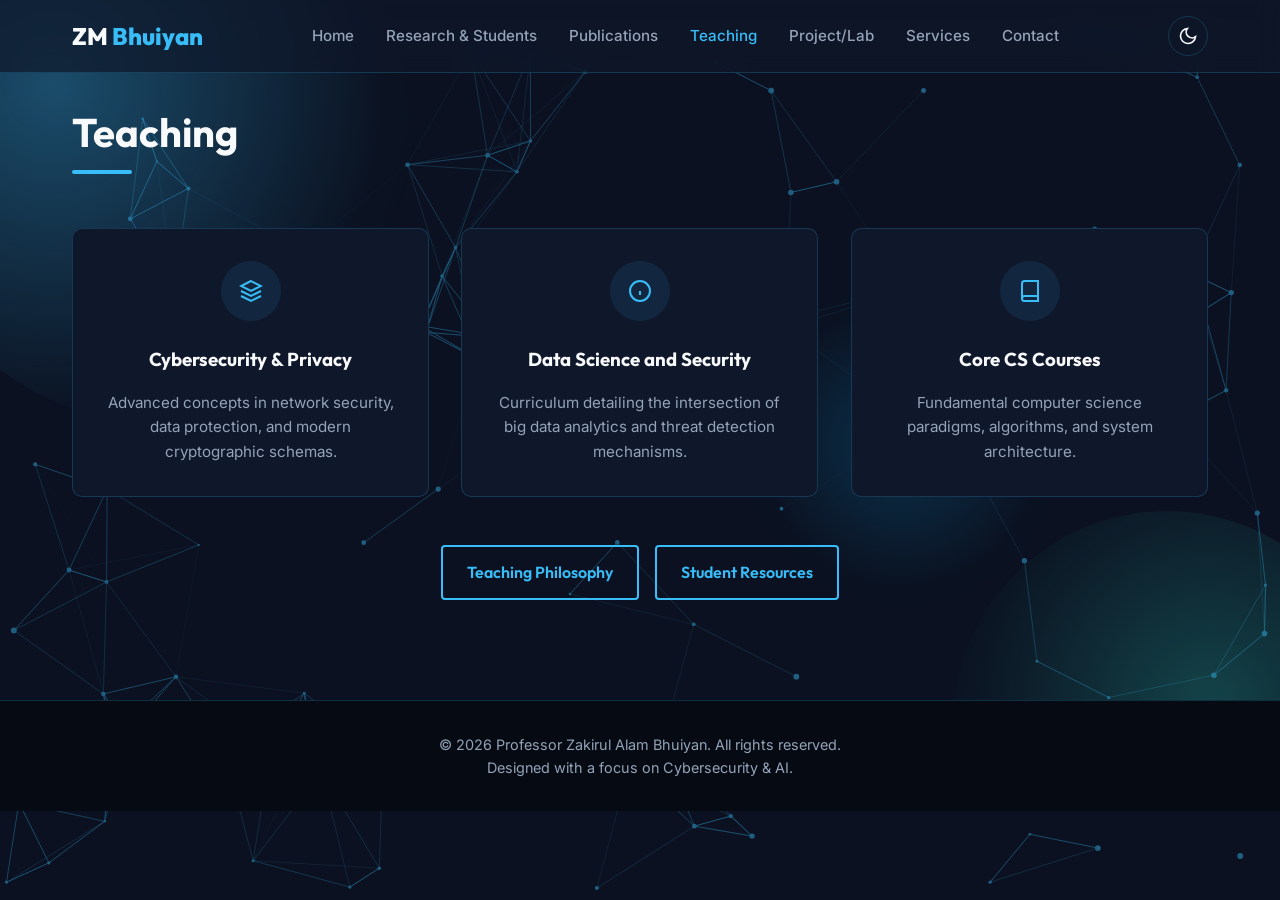
<file: teaching.html>
<!DOCTYPE html>
<html lang="en">

<head>
    <meta charset="UTF-8">
    <meta name="viewport" content="width=device-width, initial-scale=1.0">
    <title>Professor Zakirul Alam Bhuiyan - Trustworthy AI & Cybersecurity</title>
    <meta name="description"
        content="Academic website of Professor Zakirul Alam Bhuiyan. Computer Science — Cybersecurity, Trustworthy AI/ML, Wireless Sensing, and Secure Systems.">
    <link rel="preconnect" href="https://fonts.googleapis.com">
    <link rel="preconnect" href="https://fonts.gstatic.com" crossorigin>
    <link
        href="https://fonts.googleapis.com/css2?family=Inter:wght@300;400;500;600&family=Outfit:wght@400;600;700;800&display=swap"
        rel="stylesheet">
    <link rel="stylesheet" href="style.css">
</head>

<body>
    <!-- Abstract Canvas Background (Neural/Wireless design) -->
    <canvas id="bg-canvas"></canvas>

    <!-- Navigation -->
    <nav id="navbar">
        <div class="nav-container">
            <a href="index.html" class="logo">ZM <span>Bhuiyan</span></a>
            <ul class="nav-links">
                <li><a href="index.html" >Home</a></li>
                <li><a href="research.html">Research & Students</a></li>
                <li><a href="publications.html">Publications</a></li>
                <li><a href="teaching.html" class="active">Teaching</a></li>
                <li><a href="projects.html">Project/Lab</a></li>
                <li><a href="services.html">Services</a></li>
                <li><a href="contact.html">Contact</a></li>
            </ul>
            <div class="nav-controls">
                <button class="theme-toggle" aria-label="Toggle Theme">
                    <svg class="sun-icon" viewBox="0 0 24 24" fill="none" stroke="currentColor" stroke-width="2"><circle cx="12" cy="12" r="5"/><path d="M12 1v2M12 21v2M4.22 4.22l1.42 1.42M18.36 18.36l1.42 1.42M1 12h2M21 12h2M4.22 19.78l1.42-1.42M18.36 5.64l1.42-1.42"/></svg>
                    <svg class="moon-icon" viewBox="0 0 24 24" fill="none" stroke="currentColor" stroke-width="2"><path d="M21 12.79A9 9 0 1 1 11.21 3 7 7 0 0 0 21 12.79z"/></svg>
                </button>
                <button class="mobile-menu-btn" aria-label="Toggle Menu">
                    <span class="bar"></span>
                    <span class="bar"></span>
                    <span class="bar"></span>
                </button>
            </div>
        </div>
    </nav>

    <!-- Hero Section -->
    <section id="teaching" class="teaching container">
        <h2 class="section-title">Teaching</h2>
        <div class="teaching-grid">
            <div class="teaching-item slide-up">
                <div class="icon-box"><svg width="24" height="24" viewBox="0 0 24 24" fill="none" stroke="currentColor"
                        stroke-width="2">
                        <path d="M12 2L2 7l10 5 10-5-10-5zM2 17l10 5 10-5M2 12l10 5 10-5" />
                    </svg></div>
                <h3>Cybersecurity & Privacy</h3>
                <p>Advanced concepts in network security, data protection, and modern cryptographic schemas.</p>
            </div>
            <div class="teaching-item slide-up">
                <div class="icon-box"><svg width="24" height="24" viewBox="0 0 24 24" fill="none" stroke="currentColor"
                        stroke-width="2">
                        <circle cx="12" cy="12" r="10" />
                        <path d="M12 16v-4M12 8h.01" />
                    </svg></div>
                <h3>Data Science and Security</h3>
                <p>Curriculum detailing the intersection of big data analytics and threat detection mechanisms.</p>
            </div>
            <div class="teaching-item slide-up">
                <div class="icon-box"><svg width="24" height="24" viewBox="0 0 24 24" fill="none" stroke="currentColor"
                        stroke-width="2">
                        <path d="M4 19.5A2.5 2.5 0 0 1 6.5 17H20" />
                        <path d="M6.5 2H20v20H6.5A2.5 2.5 0 0 1 4 19.5v-15A2.5 2.5 0 0 1 6.5 2z" />
                    </svg></div>
                <h3>Core CS Courses</h3>
                <p>Fundamental computer science paradigms, algorithms, and system architecture.</p>
            </div>
        </div>
        <div class="teaching-resources">
            <a href="#" class="btn secondary-btn">Teaching Philosophy</a>
            <a href="#" class="btn secondary-btn">Student Resources</a>
        </div>
    </section>

    <footer>
        <div class="container footer-content">
            <p>&copy; 2026 Professor Zakirul Alam Bhuiyan. All rights reserved.</p>
            <p>Designed with a focus on Cybersecurity & AI.</p>
        </div>
    </footer>
    <script src="script.js"></script>
</body>

</html>
</file>
<file: style.css>
:root {
    --bg-color: #0b1120;
    --bg-alt: #0f172a;
    --acc-color: #38bdf8;
    --text-main: #f8fafc;
    --text-sec: #94a3b8;
    --glass-bg: rgba(15, 23, 42, 0.7);
    --border-color: rgba(56, 189, 248, 0.2);
    --font-head: 'Outfit', sans-serif;
    --font-body: 'Inter', sans-serif;
}

* {
    margin: 0;
    padding: 0;
    box-sizing: border-box;
    scroll-behavior: smooth;
}

body {
    background-color: var(--bg-color);
    color: var(--text-main);
    font-family: var(--font-body);
    line-height: 1.6;
    overflow-x: hidden;
    position: relative;
    isolation: isolate;
    perspective: 1200px;
}

canvas#bg-canvas {
    position: fixed;
    top: 0;
    left: 0;
    width: 100vw;
    height: 100vh;
    z-index: -2;
    opacity: 0.45;
}

.bg-3d-scene {
    position: fixed;
    inset: 0;
    z-index: -3;
    pointer-events: none;
    overflow: hidden;
    transform-style: preserve-3d;
}

.bg-orb {
    position: absolute;
    border-radius: 50%;
    filter: blur(0.5px);
    transform-style: preserve-3d;
}

.orb-a {
    width: min(48vw, 520px);
    height: min(48vw, 520px);
    top: -12%;
    left: -8%;
    background: radial-gradient(circle at 30% 35%, rgba(56, 189, 248, 0.35), rgba(56, 189, 248, 0.02) 65%, transparent 75%);
    animation: orbFloatA 16s ease-in-out infinite alternate;
}

.orb-b {
    width: min(38vw, 430px);
    height: min(38vw, 430px);
    bottom: -16%;
    right: -8%;
    background: radial-gradient(circle at 60% 45%, rgba(45, 212, 191, 0.26), rgba(45, 212, 191, 0.03) 65%, transparent 80%);
    animation: orbFloatB 20s ease-in-out infinite alternate;
}

.orb-c {
    width: min(26vw, 320px);
    height: min(26vw, 320px);
    top: 35%;
    left: 58%;
    background: radial-gradient(circle at 50% 50%, rgba(14, 165, 233, 0.22), rgba(14, 165, 233, 0.01) 62%, transparent 78%);
    animation: orbFloatC 13s ease-in-out infinite alternate;
}

@keyframes orbFloatA {
    0% {
        transform: translate3d(0, 0, -20px) rotateX(4deg) rotateY(-8deg);
    }
    100% {
        transform: translate3d(4%, 6%, 90px) rotateX(-6deg) rotateY(10deg);
    }
}

@keyframes orbFloatB {
    0% {
        transform: translate3d(0, 0, -30px) rotateX(-8deg) rotateY(4deg);
    }
    100% {
        transform: translate3d(-6%, -8%, 120px) rotateX(10deg) rotateY(-8deg);
    }
}

@keyframes orbFloatC {
    0% {
        transform: translate3d(0, 0, -15px) rotateX(4deg) rotateY(6deg);
    }
    100% {
        transform: translate3d(-8%, 10%, 80px) rotateX(-6deg) rotateY(-7deg);
    }
}

.tilt-3d {
    transform-style: preserve-3d;
    transition: transform 0.22s ease, box-shadow 0.25s ease;
    will-change: transform;
}

.tilt-3d > * {
    transform: translateZ(24px);
}

@media (max-width: 768px) {
    .orb-a {
        width: 70vw;
        height: 70vw;
    }

    .orb-b {
        width: 56vw;
        height: 56vw;
    }

    .orb-c {
        width: 40vw;
        height: 40vw;
        left: 50%;
    }
}

@media (prefers-reduced-motion: reduce) {
    .bg-orb {
        animation: none !important;
    }

    .tilt-3d,
    .tilt-3d > * {
        transition: none !important;
        transform: none !important;
    }
}

.container {
    max-width: 1200px;
    margin: 0 auto;
    padding: 0 2rem;
}

h1, h2, h3, h4, h5, h6 {
    font-family: var(--font-head);
    font-weight: 700;
}

a {
    text-decoration: none;
    color: var(--acc-color);
    transition: all 0.3s ease;
}

a:hover {
    filter: brightness(1.2);
}

.section-title {
    font-size: 2.5rem;
    margin-bottom: 2rem;
    position: relative;
    display: inline-block;
}

.section-title::after {
    content: '';
    position: absolute;
    bottom: -10px;
    left: 0;
    width: 60px;
    height: 4px;
    background: var(--acc-color);
    border-radius: 2px;
}

section {
    padding: 100px 0;
    position: relative;
    z-index: 10;
}

.section-alt {
    background-color: var(--bg-alt);
    border-top: 1px solid var(--border-color);
    border-bottom: 1px solid var(--border-color);
}

/* Navbar */
nav {
    position: fixed;
    top: 0;
    width: 100%;
    backdrop-filter: blur(10px);
    background-color: var(--glass-bg);
    border-bottom: 1px solid var(--border-color);
    z-index: 1000;
    padding: 1rem 0;
    transition: all 0.3s;
}

.nav-container {
    max-width: 1200px;
    margin: 0 auto;
    padding: 0 2rem;
    display: flex;
    justify-content: space-between;
    align-items: center;
}

.logo {
    font-family: var(--font-head);
    font-size: 1.5rem;
    font-weight: 800;
    color: var(--text-main);
}

.logo span {
    color: var(--acc-color);
}

.nav-links {
    list-style: none;
    display: flex;
    gap: 2rem;
}

.nav-links li a {
    color: var(--text-sec);
    font-weight: 500;
    font-size: 0.95rem;
    transition: color 0.3s;
}

.nav-links li a:hover,
.nav-links li a.active {
    color: var(--acc-color);
}

.mobile-menu-btn {
    display: none;
    background: none;
    border: none;
    cursor: pointer;
}

.mobile-menu-btn .bar {
    display: block;
    width: 25px;
    height: 3px;
    margin: 5px auto;
    background-color: var(--text-main);
    transition: all 0.3s;
}

/* Hero Section */
.hero {
    min-height: 100vh;
    display: flex;
    align-items: center;
    padding-top: 120px; 
}

.hero-content {
    max-width: 1200px;
    margin: 0 auto;
    padding: 0 2rem;
    display: grid;
    grid-template-columns: minmax(0, 1.15fr) minmax(320px, 0.85fr);
    align-items: center;
    gap: clamp(2rem, 4vw, 4rem);
}

.hero-text {
    max-width: 680px;
}

.glitch {
    font-size: 3.5rem;
    font-weight: 800;
    line-height: 1.1;
    margin-bottom: 1rem;
    color: var(--text-main);
}

.tagline {
    font-size: 1.5rem;
    color: var(--acc-color);
    margin-bottom: 1.5rem;
    font-weight: 600;
}

.bio-summary {
    font-size: 1.1rem;
    color: var(--text-sec);
    max-width: 600px;
    margin-bottom: 2.5rem;
}

.hero-buttons {
    display: flex;
    gap: 1rem;
    margin-bottom: 2rem;
}

.btn {
    padding: 0.8rem 1.5rem;
    border-radius: 4px;
    font-weight: 600;
    font-family: var(--font-head);
    transition: all 0.3s ease;
    cursor: pointer;
    border: none;
    display: inline-block;
}

.primary-btn {
    background-color: var(--acc-color);
    color: #0b1120;
}

.primary-btn:hover {
    background-color: #7dd3fc;
    box-shadow: 0 0 15px rgba(56, 189, 248, 0.4);
}

.secondary-btn {
    background-color: transparent;
    color: var(--acc-color);
    border: 2px solid var(--acc-color);
}

.secondary-btn:hover {
    background-color: rgba(56, 189, 248, 0.1);
}

.news-box {
    background: rgba(15, 23, 42, 0.8);
    border-left: 4px solid var(--acc-color);
    padding: 1rem;
    border-radius: 4px;
    display: flex;
    align-items: center;
    gap: 1rem;
}

.news-box p {
    margin: 0;
}

.news-badge {
    background: var(--acc-color);
    color: #0b1120;
    padding: 0.2rem 0.5rem;
    border-radius: 4px;
    font-weight: 700;
    font-size: 0.8rem;
    text-transform: uppercase;
}

.hero-image {
    display: flex;
    justify-content: center;
    align-self: center;
}

.img-wrapper {
    width: min(100%, 390px);
    aspect-ratio: 1 / 1;
    border-radius: 30px;
    overflow: hidden;
    position: relative;
    border: 2px solid var(--border-color);
    box-shadow: 0 0 30px rgba(56, 189, 248, 0.2);
}

.img-wrapper img {
    width: 100%;
    height: 100%;
    object-fit: cover;
    transition: transform 0.5s;
}

.img-wrapper:hover img {
    transform: scale(1.05);
}

/* About Section */
.about-grid {
    display: grid;
    grid-template-columns: 1fr 1fr;
    gap: 3rem;
}

.about-text h3, .lab-highlight h3 {
    font-size: 1.5rem;
    margin-bottom: 1rem;
    color: var(--text-main);
}

.about-text p, .lab-highlight p {
    color: var(--text-sec);
    margin-bottom: 1rem;
}

.lab-highlight {
    background: rgba(56, 189, 248, 0.05);
    padding: 2rem;
    border-radius: 10px;
    border: 1px solid var(--border-color);
}

.inline-link {
    font-weight: 600;
    margin-top: 1rem;
    display: inline-block;
}

/* Research Section */
.research {
     width: 100%;
     max-width: 1200px;
     margin: 0 auto;
     padding: 100px 2rem;
}

.grid-layout {
    display: grid;
    grid-template-columns: 1fr 1fr;
    gap: 2rem;
}

.card {
    background: var(--bg-alt);
    border: 1px solid var(--border-color);
    padding: 2.5rem;
    border-radius: 10px;
}

.card h3 {
    font-size: 1.8rem;
    margin-bottom: 1.5rem;
}

.custom-list {
    list-style: none;
}

.custom-list li {
    position: relative;
    padding-left: 1.5rem;
    margin-bottom: 1rem;
    color: var(--text-sec);
}

.custom-list li::before {
    content: '▹';
    position: absolute;
    left: 0;
    color: var(--acc-color);
}

.student-category {
    margin-bottom: 1.5rem;
}

.student-category h4 {
    color: var(--acc-color);
    margin-bottom: 0.5rem;
}

.student-category p {
    color: var(--text-sec);
}

/* Publications */
.pub-topics {
    margin-top: 2rem;
}

.topic-tabs {
    display: flex;
    gap: 1rem;
    margin-bottom: 2rem;
    flex-wrap: wrap;
}

.tab-btn {
    background: transparent;
    border: 1px solid var(--border-color);
    color: var(--text-main);
    padding: 0.5rem 1.5rem;
    border-radius: 20px;
    cursor: pointer;
    transition: all 0.3s;
}

.tab-btn.active, .tab-btn:hover {
    background: rgba(56, 189, 248, 0.1);
    border-color: var(--acc-color);
    color: var(--acc-color);
}

.pub-list h4 {
    font-size: 1.3rem;
    margin: 2rem 0 1rem;
    color: var(--text-main);
    background: var(--bg-alt);
    border: 1px solid var(--border-color);
    border-radius: 8px;
    padding: 0.7rem 1rem;
}

.pub-item {
    display: flex;
    gap: 1.5rem;
    padding: 1.5rem;
    background: rgba(255, 255, 255, 0.02);
    border-left: 3px solid var(--border-color);
    border-radius: 4px;
    margin-bottom: 1rem;
    transition: all 0.3s;
}

.pub-item:hover {
    background: rgba(255, 255, 255, 0.05);
    border-left-color: var(--acc-color);
}

.pub-year {
    font-family: var(--font-head);
    font-weight: 700;
    color: var(--acc-color);
    font-size: 1.2rem;
}

.pub-authors {
    color: var(--text-sec);
    font-size: 0.9rem;
}

.pub-title {
    font-weight: 600;
    margin: 0.3rem 0;
    color: var(--text-main);
}

.pub-venue {
    font-size: 0.9rem;
    font-style: italic;
    color: var(--text-sec);
}

/* Teaching */
.teaching {
     width: 100%;
     max-width: 1200px;
     margin: 0 auto;
     padding: 100px 2rem;
}

.teaching-grid {
    display: grid;
    grid-template-columns: repeat(3, 1fr);
    gap: 2rem;
    margin-bottom: 3rem;
    margin-top: 2rem;
}

.teaching-item {
    background: var(--bg-alt);
    padding: 2rem;
    border-radius: 10px;
    border: 1px solid var(--border-color);
    text-align: center;
    transition: transform 0.3s;
}

.teaching-item:hover {
    transform: translateY(-5px);
}

.icon-box {
    width: 60px;
    height: 60px;
    background: rgba(56, 189, 248, 0.1);
    color: var(--acc-color);
    border-radius: 50%;
    display: flex;
    align-items: center;
    justify-content: center;
    margin: 0 auto 1.5rem;
}

.teaching-item h3 {
    margin-bottom: 1rem;
}

.teaching-item p {
    color: var(--text-sec);
    font-size: 0.95rem;
}

.teaching-resources {
    display: flex;
    gap: 1rem;
    justify-content: center;
}

/* Project / Lab Section */
.lab-overview {
    margin-bottom: 3rem;
}

.custom-tag-list {
    list-style: none;
    display: flex;
    flex-wrap: wrap;
    gap: 1rem;
    margin-top: 1rem;
}

.custom-tag-list li {
    background: rgba(56, 189, 248, 0.1);
    color: var(--acc-color);
    padding: 0.5rem 1rem;
    border-radius: 20px;
    font-size: 0.9rem;
    border: 1px solid var(--border-color);
}

.lab-visuals {
    display: grid;
    grid-template-columns: 1fr 1fr;
    gap: 2rem;
}

.placeholder-box {
    background: rgba(255, 255, 255, 0.02);
    border: 2px dashed var(--border-color);
    border-radius: 10px;
    height: 250px;
    display: flex;
    align-items: center;
    justify-content: center;
    color: var(--text-sec);
    font-family: var(--font-head);
    font-size: 1.2rem;
}

/* Service & Leadership */
.services {
    width: 100%;
    max-width: 1200px;
    margin: 0 auto;
    padding: 100px 2rem;
}

.services-wrapper {
    display: grid;
    grid-template-columns: 1fr 1fr;
    gap: 3rem;
    margin-bottom: 3rem;
}

.service-block h3 {
    color: var(--acc-color);
    margin-bottom: 1rem;
    font-size: 1.5rem;
}

.service-block ul {
    list-style: none;
    color: var(--text-sec);
}

.service-block ul li {
    margin-bottom: 1rem;
    padding-left: 1.5rem;
    position: relative;
}

.service-block ul li::before {
    content: '→';
    position: absolute;
    left: 0;
    color: var(--acc-color);
}

.hero-glass {
    background: linear-gradient(135deg, rgba(56, 189, 248, 0.1), rgba(15, 23, 42, 0.8));
    border: 1px solid rgba(56, 189, 248, 0.3);
    padding: 3rem;
    border-radius: 15px;
    backdrop-filter: blur(10px);
    text-align: center;
}

.hero-glass h3 {
    font-size: 2rem;
    margin-bottom: 2rem;
}

.opening-items {
    display: grid;
    grid-template-columns: 1fr 1fr;
    gap: 2rem;
    text-align: left;
    margin-bottom: 2rem;
}

.opening h4 {
    color: var(--text-main);
    margin-bottom: 0.5rem;
}

.opening p {
    color: var(--text-sec);
}

/* Contact Section */
.contact-grid {
    display: grid;
    grid-template-columns: 1fr 1fr;
    gap: 4rem;
}

.contact-info p {
    color: var(--text-sec);
    margin-bottom: 2.5rem;
}

.office-address {
    display: flex;
    gap: 1rem;
    align-items: flex-start;
    margin-bottom: 2rem;
    color: var(--text-sec);
}

.office-address svg {
    color: var(--acc-color);
    flex-shrink: 0;
    margin-top: 5px;
}

.social-links {
    display: flex;
    gap: 1rem;
}

.social-links a {
    width: 40px;
    height: 40px;
    border-radius: 50%;
    background: rgba(255, 255, 255, 0.05);
    display: flex;
    align-items: center;
    justify-content: center;
    border: 1px solid var(--border-color);
    color: var(--acc-color);
    font-family: var(--font-head);
    font-weight: 700;
}

.social-links a:hover {
    background: var(--acc-color);
    color: #0b1120;
}

.contact-form {
    background: rgba(255, 255, 255, 0.02);
    padding: 2.5rem;
    border-radius: 10px;
    border: 1px solid var(--border-color);
}

.form-group {
    margin-bottom: 1.5rem;
}

.form-group label {
    display: block;
    margin-bottom: 0.5rem;
    color: var(--text-main);
    font-weight: 500;
}

.form-group input, .form-group textarea {
    width: 100%;
    padding: 0.8rem 1rem;
    background: rgba(15, 23, 42, 0.5);
    border: 1px solid var(--border-color);
    border-radius: 4px;
    color: var(--text-main);
    font-family: var(--font-body);
}

.form-group input:focus, .form-group textarea:focus {
    outline: none;
    border-color: var(--acc-color);
}

.submit-btn {
    width: 100%;
}

/* Footer */
footer {
    background: #060a13;
    padding: 2rem 0;
    text-align: center;
    border-top: 1px solid var(--border-color);
}

.footer-content p {
    color: var(--text-sec);
    font-size: 0.9rem;
}

/* Responsive */
@media (max-width: 992px) {
    .hero-content, .about-grid, .grid-layout, .teaching-grid, .services-wrapper, .opening-items, .contact-grid {
        grid-template-columns: 1fr;
        flex-direction: column;
    }

    .hero-content {
        text-align: center;
    }

    .hero-image {
        justify-content: center;
        margin-top: 2rem;
    }
    
    .hero-buttons {
        justify-content: center;
    }
    
    .news-box {
        text-align: left;
    }
}

@media (max-width: 768px) {
    .nav-links {
        display: none;
        position: absolute;
        top: 100%;
        left: 0;
        width: 100%;
        background: var(--bg-color);
        flex-direction: column;
        text-align: center;
        padding: 2rem 0;
        border-bottom: 1px solid var(--border-color);
    }
    
    .nav-links.active {
        display: flex;
    }

    .mobile-menu-btn {
        display: block;
    }

    .glitch {
        font-size: 2.5rem;
    }
}


/* === Light Theme Overrides === */
[data-theme="light"] {
    --bg-color: #f8fafc;
    --bg-alt: #ffffff;
    --acc-color: #0ea5e9;
    --text-main: #0f172a;
    --text-sec: #475569;
    --glass-bg: rgba(255, 255, 255, 0.9);
    --border-color: rgba(14, 165, 233, 0.2);
}

[data-theme="light"] .bg-orb {
    filter: blur(1px);
}

[data-theme="light"] .orb-a {
    background: radial-gradient(circle at 30% 35%, rgba(14, 165, 233, 0.2), rgba(14, 165, 233, 0.02) 65%, transparent 75%);
}

[data-theme="light"] .orb-b {
    background: radial-gradient(circle at 60% 45%, rgba(34, 197, 94, 0.15), rgba(34, 197, 94, 0.02) 65%, transparent 80%);
}

[data-theme="light"] .orb-c {
    background: radial-gradient(circle at 50% 50%, rgba(14, 165, 233, 0.14), rgba(14, 165, 233, 0.01) 62%, transparent 78%);
}

[data-theme="light"] .hero-glass {
    background: linear-gradient(135deg, rgba(14, 165, 233, 0.05), rgba(255, 255, 255, 0.8));
    border-color: rgba(14, 165, 233, 0.2);
    box-shadow: 0 10px 30px rgba(0, 0, 0, 0.05);
}

[data-theme="light"] .card, 
[data-theme="light"] .teaching-item, 
[data-theme="light"] .contact-form,
[data-theme="light"] .pub-item {
    background: #ffffff;
    box-shadow: 0 4px 20px rgba(0, 0, 0, 0.03);
    border-color: rgba(0, 0, 0, 0.08);
}

[data-theme="light"] .primary-btn {
    color: #ffffff;
}

[data-theme="light"] .news-box {
    background: #ffffff;
    border: 1px solid rgba(15, 23, 42, 0.08);
    border-left: 4px solid var(--acc-color);
    box-shadow: 0 8px 24px rgba(15, 23, 42, 0.06);
}

[data-theme="light"] .contact-form #name,
[data-theme="light"] .contact-form #email,
[data-theme="light"] .contact-form #subject,
[data-theme="light"] .contact-form #content {
    background: #ffffff;
    color: #000000;
    border-color: rgba(15, 23, 42, 0.2);
}

[data-theme="light"] .contact-form #name::placeholder,
[data-theme="light"] .contact-form #email::placeholder,
[data-theme="light"] .contact-form #subject::placeholder,
[data-theme="light"] .contact-form #content::placeholder {
    color: #475569;
}

[data-theme="light"] footer {
    background: #f1f5f9;
}

/* === Theme Toggle Button === */
.nav-controls {
    display: flex;
    align-items: center;
    gap: 1.5rem;
}

.theme-toggle {
    background: transparent;
    border: 1px solid var(--border-color);
    color: var(--text-main);
    width: 40px;
    height: 40px;
    border-radius: 50%;
    cursor: pointer;
    display: flex;
    align-items: center;
    justify-content: center;
    transition: all 0.3s;
    outline: none;
}

.theme-toggle:hover {
    background: rgba(14, 165, 233, 0.1);
    color: var(--acc-color);
    transform: rotate(15deg);
}

.theme-toggle svg {
    width: 20px;
    height: 20px;
}

.moon-icon { display: block; }
.sun-icon { display: none; }

[data-theme="light"] .moon-icon { display: none; }
[data-theme="light"] .sun-icon { display: block; }

/* === Animations === */
.fade-in {
    opacity: 0;
    transition: opacity 0.8s ease-out, transform 0.8s ease-out;
}
.slide-up {
    opacity: 0;
    transform: translateY(40px);
    transition: opacity 0.8s ease-out, transform 0.8s ease-out;
}
.slide-left {
    opacity: 0;
    transform: translateX(40px);
    transition: opacity 0.8s ease-out, transform 0.8s ease-out;
}
.slide-right {
    opacity: 0;
    transform: translateX(-40px);
    transition: opacity 0.8s ease-out, transform 0.8s ease-out;
}

.fade-in.is-visible,
.slide-up.is-visible,
.slide-left.is-visible,
.slide-right.is-visible {
    opacity: 1;
    transform: translate(0, 0);
}
</file>
